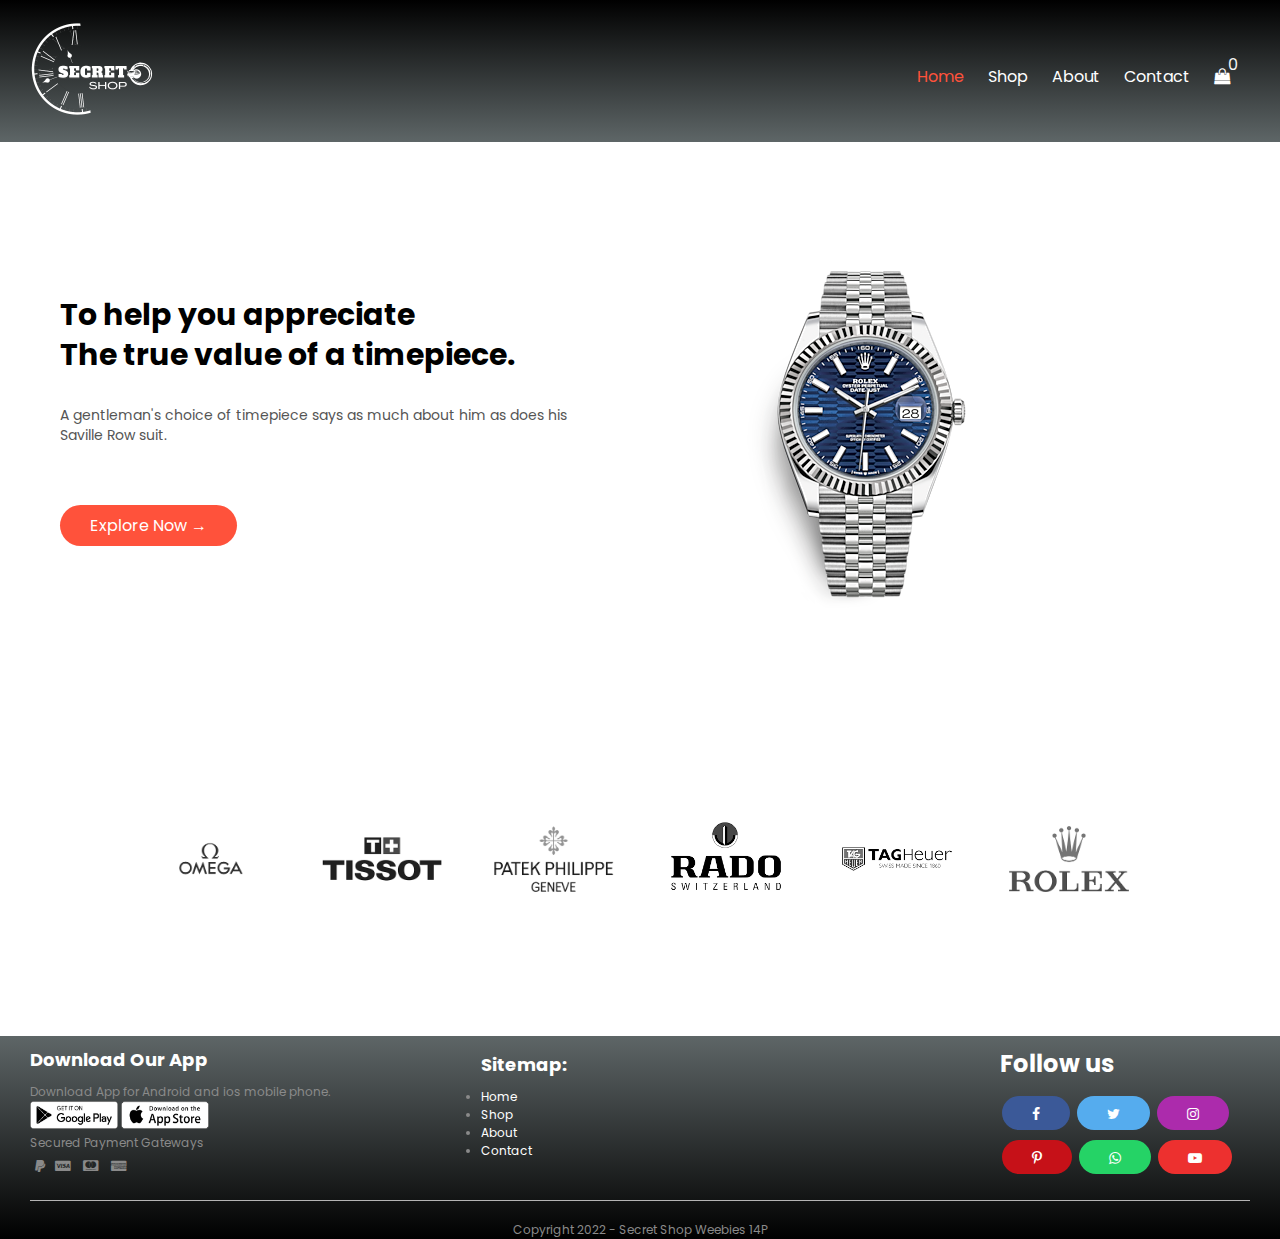
<file: index.html>
<!DOCTYPE html>
<html lang="en">
<head>
    <meta charset="UTF-8">
    <meta name="viewport" content="width=device-width, initial-scale=1.0">
    <meta http-equiv="X-UA-Compatible" content="IE=edge">
    <meta name="viewport" content="width=device-width, initial-scale=1.0">
    <title>Secret Shop | Ecommerce MiniProject</title>
    <!----links---->
    <link rel="icon" type="image/x-icon" href="./IMAGES/logo.png">
    <link rel="stylesheet" href="style.css">
    <link rel="preconnect" href="https://fonts.googleapis.com">
    <link rel="preconnect" href="https://fonts.gstatic.com" crossorigin>
    <link href="https://fonts.googleapis.com/css2?family=Poppins:wght@200;400;500;600;700&display=swap" rel="stylesheet">
    <link rel="stylesheet" href="https://stackpath.bootstrapcdn.com/font-awesome/4.7.0/css/font-awesome.min.css"> 
    <script src="https://code.jquery.com/jquery-1.11.3.min.js"></script>
</head>
<body>
    <div class="header">
    <div class="container">
        <div class="navbar">
            <div class="logo">
                <a href="./index.html"><img src="./IMAGES/logo.png" width="125px"></a>
            </div>
            <nav>
                <ul  id="MenuItems">
                    <li><a class="active" href="index.html">Home</a></li>
                    <li><a href="products.html">Shop</a></li>
                    <li><a href="about.html">About</a></li>
                    <li><a href="contact.html">Contact</a></li>
                    <li>
                        <div class="shopCartAndCount">
                            <a href="cart.html"><i class="fa fa-shopping-bag"></i></a>
                            <p class="cartCount" style="color: whitesmoke"></p>
                        </div>
                    </li>
                </ul>
            </nav>
            <img src="./IMAGES/menu.png" class="menu-icon" onclick="menutoggle()">
            <!--<a href="#" id="close"><i class="fa fa-times"></i></a>!-->
        </div>

    </div>
   </div>
   <div class="row">
    <div class="col-txt">
        <h1>To help you appreciate<BR>The true value of a timepiece.</h1>
        <p>A gentleman's choice of timepiece says as much about him as does his Saville Row suit.</p>
        <a href="products.html" class="btn">Explore Now &#8594;</a>
    </div>
    <div class="col-txt">
        <img src="./IMAGES/rolex watch.png">
    </div>
</div>
<!---------- brands ---------->
    <div class="brands">
        <div class="small-container">
            <div class="row">
                <div class="col-5">
                    <img src="./IMAGES/brands/omega.png" width="60px">
                </div>
                <div class="col-5">
                    <img src="./IMAGES/brands/tissot.png" width="60px">
                </div>
                <div class="col-5">
                    <img src="./IMAGES/brands/Patek_Philippe_SA_logo.svg.png" width="60px">
                </div>
                <div class="col-5">
                    <img src="./IMAGES/brands/rado.png" width="60px">
                </div>
                <div class="col-5">
                    <img src="./IMAGES/brands/TAG Heuer.png"" width="60px">
                </div>
                <div class="col-5">
                    <img src="./IMAGES/brands/rolex.png" width="60px">
                </div>
            </div>
        </div>
    </div>

<!---------- footer------->

    <div class="footer">
        <div class="container">
            <div class="row">
                <div class="footer-col-1">
                    <h2>Download Our App</h2>
                    <p>Download App for Android and ios mobile phone.</p>
                    <div class="app-logo">
                        <a href="https://play.google.com/store/apps"><img src="./IMAGES/play-store.png"></a>
                        <a href="https://www.apple.com/app-store/"><img src="./IMAGES/app-store.png"></a>
                    </div>
                    <p>Secured Payment Gateways</p>
                    <ul>
                        <li><i class="fa fa-paypal"></i>
                        <li><i class="fa fa-cc-visa"></i></li>
                        <li><i class="fa fa-cc-mastercard"></i></li>
                        <li><i class="fa fa-cc-amex"></i></li>
                    </ul>
                </div>
                    <div class="footer-col-2">
                    <h2>Sitemap:</h2>
                    <li><a href="index.html">Home</a></li>
                    <li><a href="products.html">Shop</a></li>
                    <li><a href="about.html">About</a></li>
                    <li><a href="contact.html">Contact</a></li>                    
                </div>   
                <div class="footer-col-3">
                    <h1>Follow us</h1>
                    <div class="socmed">
                        <a class="btn btn-primary btn-lg btn-floating"  style="background-color: #3b5998;"  href="https://www.facebook.com"  role="button"><i class="fa fa-facebook fa-lg"></i></a>
                        <a class="btn btn-primary btn-lg btn-floating"  style="background-color: #55acee;"  href="https://www.twitter.com"  role="button"><i class="fa fa-twitter fa-lg"></i></a>
                        <a class="btn btn-primary btn-lg btn-floating"  style="background-color: #ac2bac;"  href="https://www.instagram.com"  role="button"><i class="fa fa-instagram fa-lg"></i></a>
                        <a class="btn btn-primary btn-lg btn-floating"  style="background-color: #c61118;"  href="https://www.pinterest.com"  role="button"><i class="fa fa-pinterest-p fa-lg"></i></a>
                        <a class="btn btn-primary btn-lg btn-floating"  style="background-color: #25d366;"  href="https://www.whatsapp.com"  role="button"><i class="fa fa-whatsapp fa-lg"></i></a>
                        <a class="btn btn-primary btn-lg btn-floating"  style="background-color: #ed302f;"  href="https://www.youtube.com"  role="button"><i class="fa fa-youtube-play fa-lg"></i></a>
                    </div>    
                </div>
            </div>
            <hr>
            <p class="copyright">Copyright 2022 - Secret Shop Weebies 14P</p>
        </div>
    </div>

<!----javascript---->

<script src="script.js"></script>
<script>
    const cartSumItem = document.querySelector('.cartCount');
    console.log(cartSumItem);
    cart = JSON.parse(localStorage.getItem("shoppingCart"));
        if (cart === null) {
            cart = []
        }
    const displayCountInCart = () => {
    
    total = 0;
    
    for (let i = 0; i < cart.length; i++) {
        total += cart[i].count;

    }
    
    cartSumItem.textContent = total;

    }
    displayCountInCart();
    displayCart();
    </script>

 


</body>
</html>
</file>
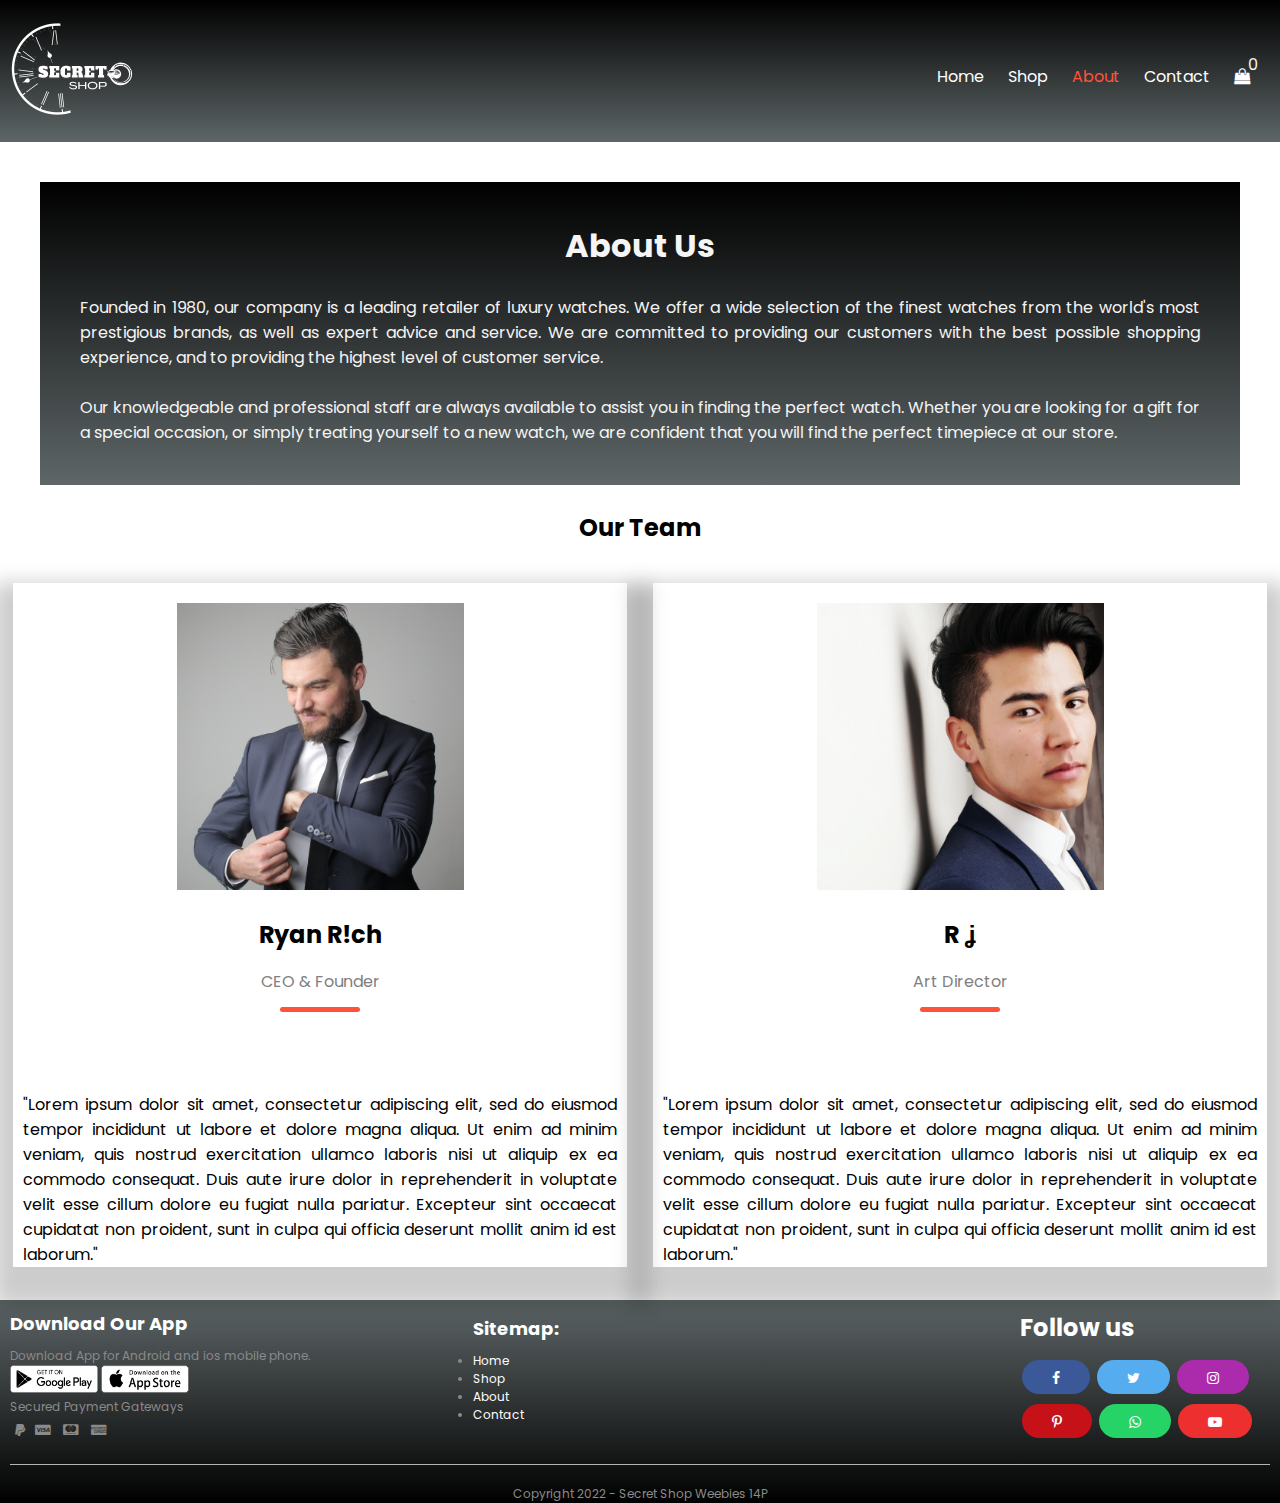
<file: about.html>
<!DOCTYPE html>
<html lang="en">
<head>
    <meta charset="UTF-8">
    <meta name="viewport" content="width=device-width, initial-scale=1.0">
    <meta http-equiv="X-UA-Compatible" content="IE=edge">
    <meta name="viewport" content="width=device-width, initial-scale=1.0">
    <title>About | Secret Shop</title>
    <link rel="icon" href="./IMAGES/logo.png">
    <link rel="stylesheet" href="style.css">
    <link rel="preconnect" href="https://fonts.googleapis.com">
    <link rel="preconnect" href="https://fonts.gstatic.com" crossorigin>
    <link href="https://fonts.googleapis.com/css2?family=Poppins:wght@200;400;500;600;700&display=swap" rel="stylesheet">
    <link rel="stylesheet" href="https://stackpath.bootstrapcdn.com/font-awesome/4.7.0/css/font-awesome.min.css">
    <link rel="stylesheet" href="about.css">
    <script src="https://code.jquery.com/jquery-1.11.3.min.js"></script>
</head>
<body>
    <div class="header">
    <div class="container">
        <div class="navbar">
            <div class="logo">
                <a href="./index.html"><img src="./IMAGES/logo.png" width="125px"></a>
            </div>
            <nav>
                <ul  id="MenuItems">
                    <li><a href="index.html">Home</a></li>
                    <li><a href="products.html">Shop</a></li>
                    <li><a class="active" href="about.html">About</a></li>
                    <li><a href="contact.html">Contact</a></li>
                    <li>
                        <div class="shopCartAndCount">
                            <a href="cart.html"><i class="fa fa-shopping-bag"></i></a>
                            <p class="cartCount" id="count-cart" style="color: whitesmoke"></p>
                        </div>
                    </li>
                </ul>
            </nav>
            <img src="./IMAGES/menu.png" class="menu-icon" onclick="menutoggle()">
        </div>
    </div>
   </div>

<!-------about----->
<div>
    <div class="about-section">
        <h1>About Us</h1>
        <br>
        <p>Founded in 1980, our company is a leading retailer of luxury watches. We offer a wide selection of the finest watches from the world's most prestigious brands, as well as expert advice and service. We are committed to providing our customers with the best possible shopping experience, and to providing the highest level of customer service.</p><br>
        <p>Our knowledgeable and professional staff are always available to assist you in finding the perfect watch. Whether you are looking for a gift for a special occasion, or simply treating yourself to a new watch, we are confident that you will find the perfect timepiece at our store.</p>
    </div>
    <br>
    <h2 style="text-align:center">Our Team</h2>
    <br>
    <div class="staff">
        <div class="row">
            <div class="column">
                <div class="card">
                    <div class="card-img">
                    <img src="./IMAGES/1.png" alt="Ryan" style="width:50%">
                    </div>
                    <div class="container">
                    <h2>Ryan R!ch</h2>
                    <p class="title">CEO & Founder</p>
                    <p>"Lorem ipsum dolor sit amet, consectetur adipiscing elit, sed do eiusmod tempor incididunt ut labore et dolore magna aliqua. Ut enim ad minim veniam, quis nostrud exercitation ullamco laboris nisi ut aliquip ex ea commodo consequat. Duis aute irure dolor in reprehenderit in voluptate velit esse cillum dolore eu fugiat nulla pariatur. Excepteur sint occaecat cupidatat non proident, sunt in culpa qui officia deserunt mollit anim id est laborum."</p>
                    </div>
                </div>
            </div>
        
            <div class="column">
                <div class="card">
                    <div class="card-img">
                    <img src="./IMAGES/2.png" alt="Rj" style="width:50%">
                    </div>
                    <div class="container">
                    <h2>R ʝ</h2>
                    <p class="title">Art Director</p>
                    <p>"Lorem ipsum dolor sit amet, consectetur adipiscing elit, sed do eiusmod tempor incididunt ut labore et dolore magna aliqua. Ut enim ad minim veniam, quis nostrud exercitation ullamco laboris nisi ut aliquip ex ea commodo consequat. Duis aute irure dolor in reprehenderit in voluptate velit esse cillum dolore eu fugiat nulla pariatur. Excepteur sint occaecat cupidatat non proident, sunt in culpa qui officia deserunt mollit anim id est laborum."</p>
                    </div>
                </div>
            </div>
        </div>
    </div>
</div>
<!---------- footer------->

    <div class="footer">
        <div class="container">
            <div class="row">
                <div class="footer-col-1">
                    <h2>Download Our App</h2>
                    <p>Download App for Android and ios mobile phone.</p>
                    <div class="app-logo">
                        <a href="https://play.google.com/store/apps"><img src="./IMAGES/play-store.png"></a>
                        <a href="https://www.apple.com/app-store/"><img src="./IMAGES/app-store.png"></a>
                    </div>
                    <p>Secured Payment Gateways</p>
                    <ul>
                        <li><i class="fa fa-paypal"></i>
                        <li><i class="fa fa-cc-visa"></i></li>
                        <li><i class="fa fa-cc-mastercard"></i></li>
                        <li><i class="fa fa-cc-amex"></i></li>
                    </ul>
                </div>
                    <div class="footer-col-2">
                        <h2>Sitemap:</h2>
                        <li><a href="index.html">Home</a></li>
                        <li><a href="products.html">Shop</a></li>
                        <li><a href="about.html">About</a></li>
                        <li><a href="contact.html">Contact</a></li> 
                   
                </div>   
                <div class="footer-col-3">
                    <h1>Follow us</h1>
                    <div class="socmed">
                        <a class="btn btn-primary btn-lg btn-floating"  style="background-color: #3b5998;"  href="https://www.facebook.com"  role="button"><i class="fa fa-facebook fa-lg"></i></a>
                        <a class="btn btn-primary btn-lg btn-floating"  style="background-color: #55acee;"  href="https://www.twitter.com"  role="button"><i class="fa fa-twitter fa-lg"></i></a>
                        <a class="btn btn-primary btn-lg btn-floating"  style="background-color: #ac2bac;"  href="https://www.instagram.com"  role="button"><i class="fa fa-instagram fa-lg"></i></a>
                        <a class="btn btn-primary btn-lg btn-floating"  style="background-color: #c61118;"  href="https://www.pinterest.com"  role="button"><i class="fa fa-pinterest-p fa-lg"></i></a>
                        <a class="btn btn-primary btn-lg btn-floating"  style="background-color: #25d366;"  href="https://www.whatsapp.com"  role="button"><i class="fa fa-whatsapp fa-lg"></i></a>
                        <a class="btn btn-primary btn-lg btn-floating"  style="background-color: #ed302f;"  href="https://www.youtube.com"  role="button"><i class="fa fa-youtube-play fa-lg"></i></a>
                    </div>  
                </div>
            </div>
            <hr>
            <p class="copyright">Copyright 2022 - Secret Shop Weebies 14P</p>
        </div>
    </div>

<!----js for toggle menu-->

<script src="script.js"></script>

<script src="ShoppingCart.js"></script>
<script>
    $(".add-to-cart").click(function(event){
        event.preventDefault();
        //console.log(event.target.dataset.dataName);
        var name = $(this).attr("data-name");
        var price = Number($(this).attr("data-price"));
        var img = $(this).attr("data-src");
        shoppingCart.addItemToCart(name, price, img, 1);
        // console.log(name, price)
        displayCart();
    });
    $("#clear-cart").click(function(event){
        shoppingCart.clearCart();
        displayCart();
    });
    function displayCart() {
        var cartArray = shoppingCart.listCart();
        // console.log(cartArray);
        var output = "";
        for (var i in cartArray) {
            output += "<tr>"+
                "<td><button class='delete-item' data-name='"
                +cartArray[i].name+"'>remove</button></td>"+
                "<td><img src=\""+cartArray[i].img+"\"></td>"+
                "<td>"+cartArray[i].name+"</td>"+
                "<td>PHP"+cartArray[i].price+"</td>"+
                "<td><button class='plus-item' data-name='"
                +cartArray[i].name+"'>+</button>"
                +cartArray[i].count
                +" <button class='subtract-item' data-name='"
                +cartArray[i].name+"'>-</button></td>"+
                "<td>PHP"+cartArray[i].total+"</td>"+
                "</tr>";
        }
        $("#show-cart").html(output);
        $("#count-cart").html( shoppingCart.countCart() );
        $("#totalsub-cart").html( shoppingCart.totalCart() );
        $("#total-cart").html( shoppingCart.totalCart() );
    }
    $("#show-cart").on("click", ".delete-item", function(event){
        var name = $(this).attr("data-name");
        shoppingCart.removeItemFromCartAll(name);
        displayCart();
    });
    $("#show-cart").on("click", ".subtract-item", function(event){
        var name = $(this).attr("data-name");
        shoppingCart.removeItemFromCart(name);
        displayCart();
    });
    $("#show-cart").on("click", ".plus-item", function(event){
        var name = $(this).attr("data-name");
        shoppingCart.addItemToCart(name, 0, 0, 1);
        displayCart();
    });
    $("#show-cart").on("change", ".item-count", function(event){
        var name = $(this).attr("data-name");
        var count = Number($(this).val());
        shoppingCart.setCountForItem(name, count);
        displayCart();
    });
    displayCart();
</script>

</body>
</html>
</file>
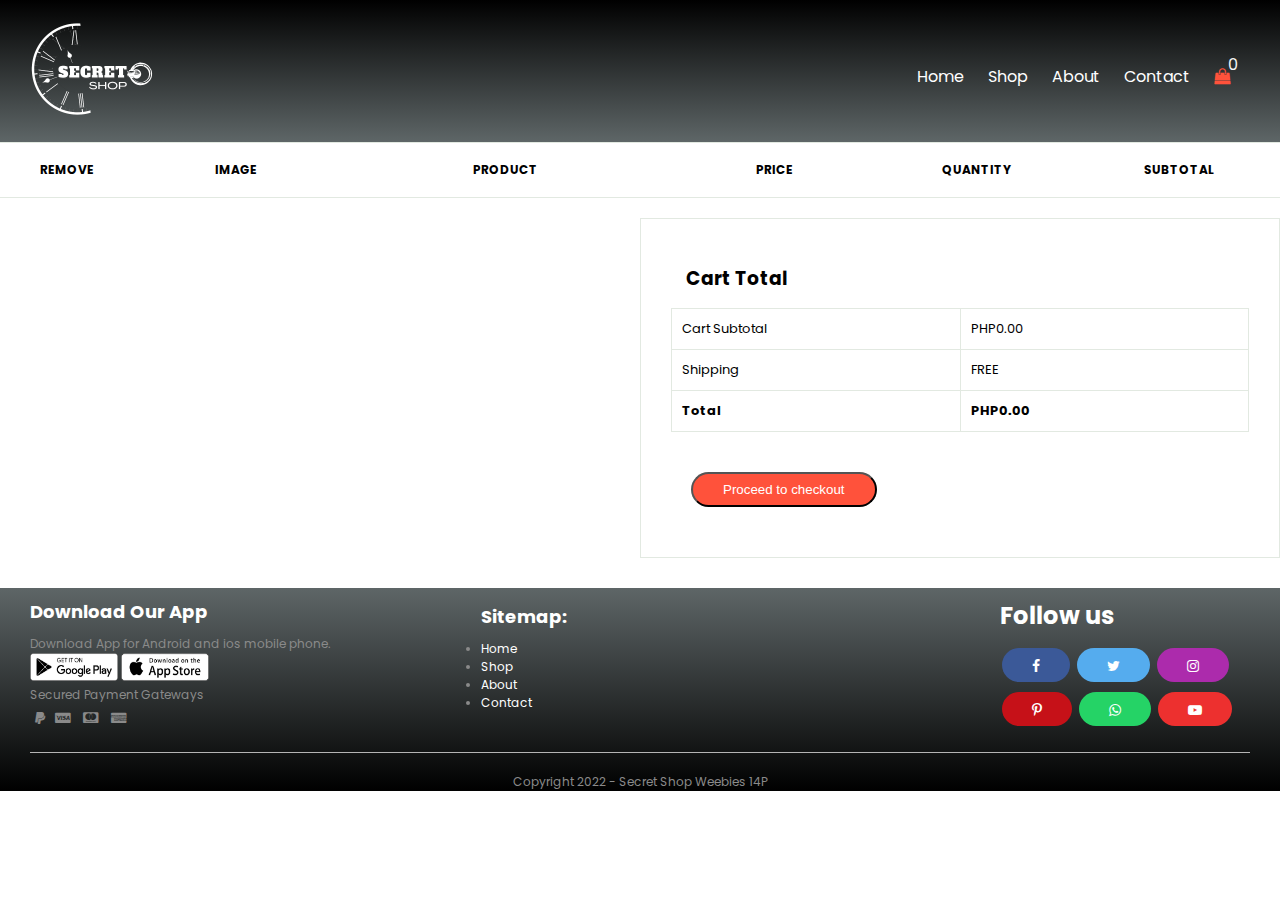
<file: cart.html>
<!DOCTYPE html>
<html lang="en">
<head>
    <meta charset="UTF-8">
    <meta name="viewport" content="width=device-width, initial-scale=1.0">
    <meta http-equiv="X-UA-Compatible" content="IE=edge">
    <meta name="viewport" content="width=device-width, initial-scale=1.0">
    <title>Shopping cart | Secret Shop</title>
    <link rel="icon" href="./IMAGES/logo.png">
    <link rel="stylesheet" href="style.css">
    <link rel="preconnect" href="https://fonts.googleapis.com">
    <link rel="preconnect" href="https://fonts.gstatic.com" crossorigin>
    <link href="https://fonts.googleapis.com/css2?family=Poppins:wght@200;400;500;600;700&display=swap" rel="stylesheet">
    <link rel="stylesheet" href="https://stackpath.bootstrapcdn.com/font-awesome/4.7.0/css/font-awesome.min.css">
    <script src="https://code.jquery.com/jquery-1.11.3.min.js"></script>
</head>
<body>
    <div class="header">
    <div class="container">
        <div class="navbar">
            <div class="logo">
                <a href="./index.html"><img src="./IMAGES/logo.png" width="125px"></a>
            </div>
            <nav>
                <ul  id="MenuItems">
                    <li><a href="index.html">Home</a></li>
                    <li><a href="products.html">Shop</a></li>
                    <li><a href="about.html">About</a></li>
                    <li><a href="contact.html">Contact</a></li>
                    <li>
                        <div class="shopCartAndCount">
                            <a class="active" href="cart.html"><i class="fa fa-shopping-bag"></i></a>
                            <p class="cartCount" id="count-cart"style="color: whitesmoke"></p>
                        </div>
                    </li>
                </ul>
            </nav>
            <img src="./IMAGES/menu.png" class="menu-icon" onclick="menutoggle()">
        </div>
    </div>
   </div>

<!-------cart items details----->


<section id="cart" class="">
    <table width="100%">
        <thead>
            <tr>
                <td>Remove</td>
                <td>Image</td>
                <td>Product</td>
                <td>Price</td>
                <td>Quantity</td>
                <td>Subtotal</td>
            </tr>
        </thead>
        <tbody id="show-cart">
            <!-- <tr>
                <td><i class="fa fa-times"></i><a href=""></a></td>
                <td><img src="./Explorer II - Rolex/explorerII_front.png"></td>
                <td class="data-name">Rolex</td>
                <td class="dta-price">PHP 506,500</td>
                <td><input type="number" value="1"></td>
                <td>PHP 506,500</td>
            </tr> -->
            
        </tbody>
    </table>
</section>

<section id="cart-add">
    <div id="subtotal">
        <h3>Cart Total</h3>
        <table>
            <tr>
                <td>Cart Subtotal</td>
                <td>PHP<span id="totalsub-cart"></span></td>
            </tr>
            <tr>
                <td>Shipping</td>
                <td>FREE</td>
            </tr>
            <tr>
                <td><strong>Total</strong></td>
                <td><strong>PHP<span id="total-cart"></span></strong></td>
            </tr>
        </table>
        <button class="normal">Proceed to checkout</button>
    </div>
</section>

<!---------- footer------->

    <div class="footer">
        <div class="container">
            <div class="row">
                <div class="footer-col-1">
                    <h2>Download Our App</h2>
                    <p>Download App for Android and ios mobile phone.</p>
                    <div class="app-logo">
                        <a href="https://play.google.com/store/apps"><img src="./IMAGES/play-store.png"></a>
                        <a href="https://www.apple.com/app-store/"><img src="./IMAGES/app-store.png"></a>
                    </div>
                    <p>Secured Payment Gateways</p>
                    <ul>
                        <li><i class="fa fa-paypal"></i>
                        <li><i class="fa fa-cc-visa"></i></li>
                        <li><i class="fa fa-cc-mastercard"></i></li>
                        <li><i class="fa fa-cc-amex"></i></li>
                    </ul>
                </div>
                    <div class="footer-col-2">
                        <h2>Sitemap:</h2>
                        <li><a href="index.html">Home</a></li>
                        <li><a href="products.html">Shop</a></li>
                        <li><a href="about.html">About</a></li>
                        <li><a href="contact.html">Contact</a></li> 
                    
                </div>   
                <div class="footer-col-3">
                    <h1>Follow us</h1>
                    <div class="socmed">
                        <a class="btn btn-primary btn-lg btn-floating"  style="background-color: #3b5998;"  href="https://www.facebook.com"  role="button"><i class="fa fa-facebook fa-lg"></i></a>
                        <a class="btn btn-primary btn-lg btn-floating"  style="background-color: #55acee;"  href="https://www.twitter.com"  role="button"><i class="fa fa-twitter fa-lg"></i></a>
                        <a class="btn btn-primary btn-lg btn-floating"  style="background-color: #ac2bac;"  href="https://www.instagram.com"  role="button"><i class="fa fa-instagram fa-lg"></i></a>
                        <a class="btn btn-primary btn-lg btn-floating"  style="background-color: #c61118;"  href="https://www.pinterest.com"  role="button"><i class="fa fa-pinterest-p fa-lg"></i></a>
                        <a class="btn btn-primary btn-lg btn-floating"  style="background-color: #25d366;"  href="https://www.whatsapp.com"  role="button"><i class="fa fa-whatsapp fa-lg"></i></a>
                        <a class="btn btn-primary btn-lg btn-floating"  style="background-color: #ed302f;"  href="https://www.youtube.com"  role="button"><i class="fa fa-youtube-play fa-lg"></i></a>
                    </div>  
                </div>
            </div>
            <hr>
            <p class="copyright">Copyright 2022 - Secret Shop Weebies 14P</p>
        </div>
    </div>

<!----js for toggle menu-->

<script src="script.js"></script>

<script src="ShoppingCart.js"></script>
<script>
    $(".add-to-cart").click(function(event){
        event.preventDefault();
        //console.log(event.target.dataset.dataName);
        var name = $(this).attr("data-name");
        var price = Number($(this).attr("data-price"));
        var img = $(this).attr("data-src");
        shoppingCart.addItemToCart(name, price, img, 1);
        // console.log(name, price)
        displayCart();
    });
    $("#clear-cart").click(function(event){
        shoppingCart.clearCart();
        displayCart();
    });
    function displayCart() {
        var cartArray = shoppingCart.listCart();
        // console.log(cartArray);
        var output = "";
        for (var i in cartArray) {
            output += "<tr>"+
                "<td><button class='delete-item' data-name='"
                +cartArray[i].name+"'>remove</button></td>"+
                "<td><img src=\""+cartArray[i].img+"\"></td>"+
                "<td>"+cartArray[i].name+"</td>"+
                "<td>PHP"+cartArray[i].price+"</td>"+
                "<td><button class='plus-item' data-name='"
                +cartArray[i].name+"'>+</button>"
                +cartArray[i].count
                +" <button class='subtract-item' data-name='"
                +cartArray[i].name+"'>-</button></td>"+
                "<td>PHP"+cartArray[i].total+"</td>"+
                "</tr>";
        }
        $("#show-cart").html(output);
        $("#count-cart").html( shoppingCart.countCart() );
        $("#totalsub-cart").html( shoppingCart.totalCart() );
        $("#total-cart").html( shoppingCart.totalCart() );
    }
    $("#show-cart").on("click", ".delete-item", function(event){
        var name = $(this).attr("data-name");
        shoppingCart.removeItemFromCartAll(name);
        displayCart();
    });
    $("#show-cart").on("click", ".subtract-item", function(event){
        var name = $(this).attr("data-name");
        shoppingCart.removeItemFromCart(name);
        displayCart();
    });
    $("#show-cart").on("click", ".plus-item", function(event){
        var name = $(this).attr("data-name");
        shoppingCart.addItemToCart(name, 0, 0, 1);
        displayCart();
    });
    $("#show-cart").on("change", ".item-count", function(event){
        var name = $(this).attr("data-name");
        var count = Number($(this).val());
        shoppingCart.setCountForItem(name, count);
        displayCart();
    });
    displayCart();
</script>

</body>
</html>
</file>
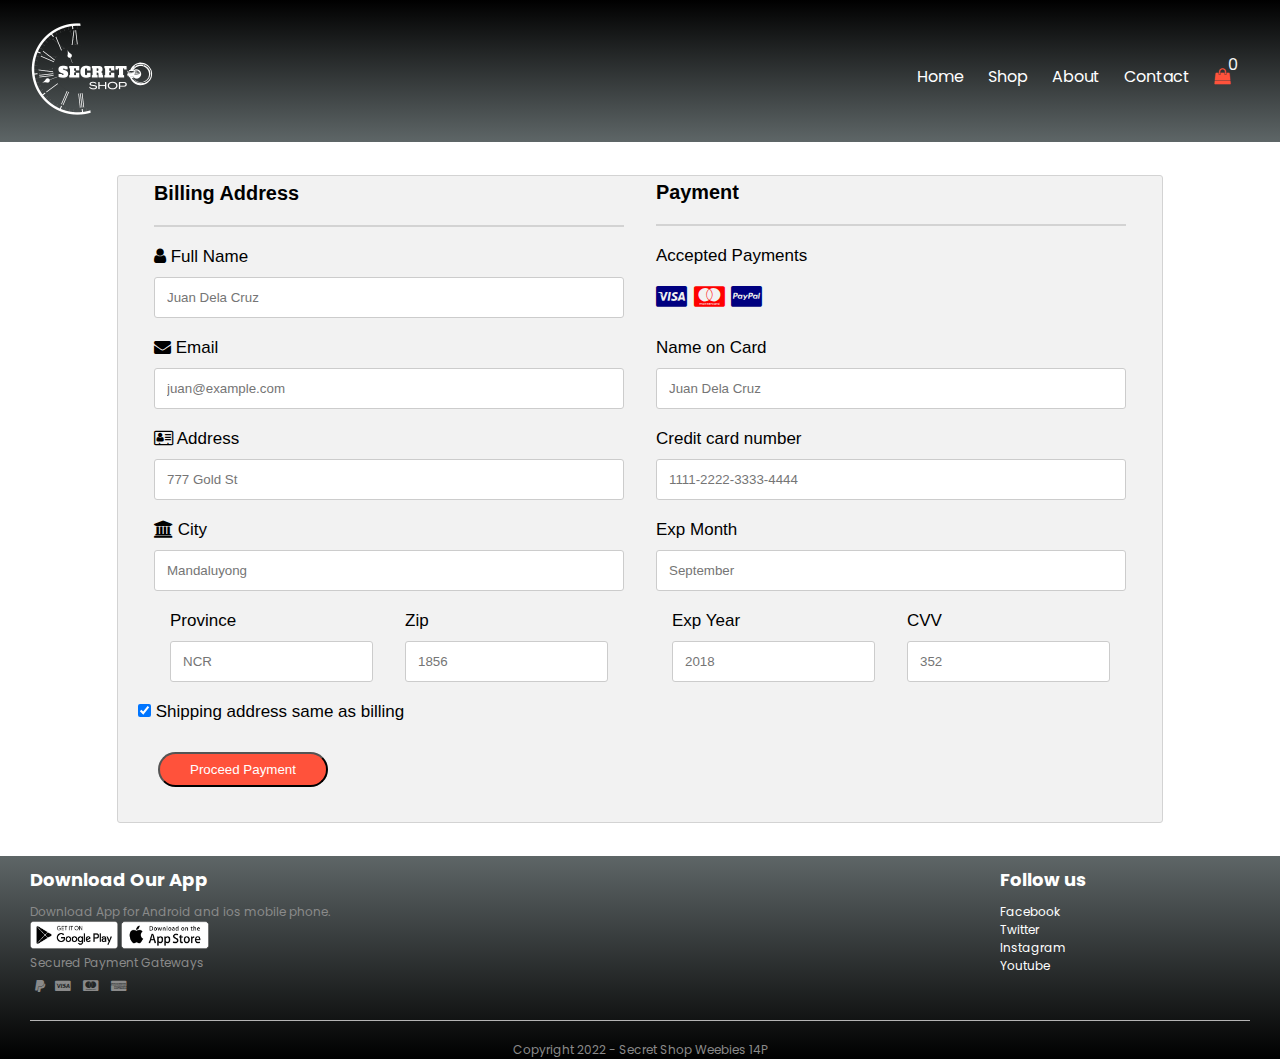
<file: checkout.html>
<!DOCTYPE html>
<html lang="en">
<head>
    <meta charset="UTF-8">
    <meta name="viewport" content="width=device-width, initial-scale=1.0">
    <meta http-equiv="X-UA-Compatible" content="IE=edge">
    <meta name="viewport" content="width=device-width, initial-scale=1.0">
    <title>Check Out | Secret Shop</title>
    <link rel="icon" href="./IMAGES/logo.png">
    <link rel="stylesheet" href="style.css">
    <link rel="preconnect" href="https://fonts.googleapis.com">
    <link rel="preconnect" href="https://fonts.gstatic.com" crossorigin>
    <link href="https://fonts.googleapis.com/css2?family=Poppins:wght@200;400;500;600;700&display=swap" rel="stylesheet">
    <link rel="stylesheet" href="https://stackpath.bootstrapcdn.com/font-awesome/4.7.0/css/font-awesome.min.css">
    <script src="https://code.jquery.com/jquery-1.11.3.min.js"></script>
    <link rel="stylesheet" href="checkout.css">
</head>
<body>
    <div class="header">
    <div class="container">
        <div class="navbar">
            <div class="logo">
                <a href="./index.html"><img src="./IMAGES/logo.png" width="125px"></a>
            </div>
            <nav>
                <ul  id="MenuItems">
                    <li><a href="index.html">Home</a></li>
                    <li><a href="products.html">Shop</a></li>
                    <li><a href="about.html">About</a></li>
                    <li><a href="contact.html">Contact</a></li>
                    <li>
                        <div class="shopCartAndCount">
                            <a class="active" href="cart.html"><i class="fa fa-shopping-bag"></i></a>
                            <p class="cartCount" id="count-cart"style="color: whitesmoke"></p>
                        </div>
                    </li>
                </ul>
            </nav>
            <img src="./IMAGES/menu.png" class="menu-icon" onclick="menutoggle()">
        </div>
    </div>
   </div>
<br>
<div class="row" id="row">
    <div class="col-75" id="#second">
      <div class="container" id="box">
        <form action="/action_page.php">
        
          <div class="row">
            <div class="col-50" id="first">
              <h3>Billing Address</h3>
              <br>
              <hr>
              <br>
              <label for="fname"><i class="fa fa-user"></i> Full Name</label>
              <input type="text" id="fname" name="firstname" placeholder="Juan Dela Cruz" required>
              <label for="email"><i class="fa fa-envelope"></i> Email</label>
              <input type="text" id="email" name="email" placeholder="juan@example.com" required>
              <label for="adr"><i class="fa fa-address-card-o" required></i> Address</label>
              <input type="text" id="adr" name="address" placeholder="777 Gold St" required>
              <label for="city"><i class="fa fa-institution"></i> City</label>
              <input type="text" id="city" name="city" placeholder="Mandaluyong" required>
  
              <div class="row">
                <div class="col-50" id="first">
                  <label for="state">Province</label>
                  <input type="text" id="state" name="state" placeholder="NCR" required>
                </div>
                <div class="col-50" id="first">
                  <label for="zip">Zip</label>
                  <input type="text" id="zip" name="zip" placeholder="1856" required>
                </div>
              </div>
            </div>
  
            <div class="col-50" id="first">
              <h3>Payment</h3>
              <br>
              <hr>
              <br>
              <label for="fname">Accepted Payments</label>
              <div class="icon-container">
                <i class="fa fa-cc-visa" style="color:navy;"></i>
                <i class="fa fa-cc-mastercard" style="color:red;"></i>
                <i class="fa fa-cc-paypal" style="color:navy;"></i>
              </div>
              <label for="cname">Name on Card</label>
              <input type="text" id="cname" name="cardname" placeholder="Juan Dela Cruz" required>
              <label for="ccnum">Credit card number</label>
              <input type="text" id="ccnum" name="cardnumber" placeholder="1111-2222-3333-4444" required>
              <label for="expmonth">Exp Month</label>
              <input type="text" id="expmonth" name="expmonth" placeholder="September" required>
              <div class="row">
                <div class="col-50" id="first">
                  <label for="expyear">Exp Year</label>
                  <input type="text" id="expyear" name="expyear" placeholder="2018" required>
                </div>
                <div class="col-50" id="first">
                  <label for="cvv">CVV</label>
                  <input type="text" id="cvv" name="cvv" placeholder="352" required>
                </div>
              </div>
            </div>
            
          </div>
          <label>
            <input type="checkbox" checked="checked" name="sameadr"> Shipping address same as billing
          </label>
          <input type="submit" value="Proceed Payment" class="btn">
        </form>
      </div>
    </div>
  </div>
  <br>
<!---------- footer------->

<div class="footer">
    <div class="container">
        <div class="row">
            <div class="footer-col-1">
                <h2>Download Our App</h2>
                <p>Download App for Android and ios mobile phone.</p>
                <div class="app-logo">
                    <a href="https://play.google.com/store/apps"><img src="./IMAGES/play-store.png"></a>
                    <a href="https://www.apple.com/app-store/"><img src="./IMAGES/app-store.png"></a>
                </div>
                <p>Secured Payment Gateways</p>
                <ul>
                    <li><i class="fa fa-paypal"></i>
                    <li><i class="fa fa-cc-visa"></i></li>
                    <li><i class="fa fa-cc-mastercard"></i></li>
                    <li><i class="fa fa-cc-amex"></i></li>
                </ul>
            </div>
                <div class="footer-col-2">
                
            </div>   
            <div class="footer-col-3">
                <h2>Follow us</h2>
                <ul>
                    <li><a href="www.facebook.com">Facebook</a></li>
                    <li><a href="www.twitter.com">Twitter</a></li>
                    <li><a href="www.instagram.com">Instagram</a></li>
                    <li><a href="www.youtube.com">Youtube</a></li>
                </ul>
            </div>
        </div>
        <hr>
        <p class="copyright">Copyright 2022 - Secret Shop Weebies 14P</p>
    </div>
</div>
</body>
<script src="script.js"></script>

<script src="ShoppingCart.js"></script>
<script>
    $(".add-to-cart").click(function(event){
        event.preventDefault();
        //console.log(event.target.dataset.dataName);
        var name = $(this).attr("data-name");
        var price = Number($(this).attr("data-price"));
        var img = $(this).attr("data-src");
        shoppingCart.addItemToCart(name, price, img, 1);
        // console.log(name, price)
        displayCart();
    });
    $("#clear-cart").click(function(event){
        shoppingCart.clearCart();
        displayCart();
    });
    function displayCart() {
        var cartArray = shoppingCart.listCart();
        // console.log(cartArray);
        var output = "";
        for (var i in cartArray) {
            output += "<tr>"+
                "<td><button class='delete-item' data-name='"
                +cartArray[i].name+"'>remove</button></td>"+
                "<td><img src=\""+cartArray[i].img+"\"></td>"+
                "<td>"+cartArray[i].name+"</td>"+
                "<td>PHP"+cartArray[i].price+"</td>"+
                "<td><button class='plus-item' data-name='"
                +cartArray[i].name+"'>+</button>"
                +cartArray[i].count
                +" <button class='subtract-item' data-name='"
                +cartArray[i].name+"'>-</button></td>"+
                "<td>PHP"+cartArray[i].total+"</td>"+
                "</tr>";
        }
        $("#show-cart").html(output);
        $("#count-cart").html( shoppingCart.countCart() );
        $("#totalsub-cart").html( shoppingCart.totalCart() );
        $("#total-cart").html( shoppingCart.totalCart() );
    }
    $("#show-cart").on("click", ".delete-item", function(event){
        var name = $(this).attr("data-name");
        shoppingCart.removeItemFromCartAll(name);
        displayCart();
    });
    $("#show-cart").on("click", ".subtract-item", function(event){
        var name = $(this).attr("data-name");
        shoppingCart.removeItemFromCart(name);
        displayCart();
    });
    $("#show-cart").on("click", ".plus-item", function(event){
        var name = $(this).attr("data-name");
        shoppingCart.addItemToCart(name, 0, 0, 1);
        displayCart();
    });
    $("#show-cart").on("change", ".item-count", function(event){
        var name = $(this).attr("data-name");
        var count = Number($(this).val());
        shoppingCart.setCountForItem(name, count);
        displayCart();
    });
    displayCart();
</script>
</html>
</file>
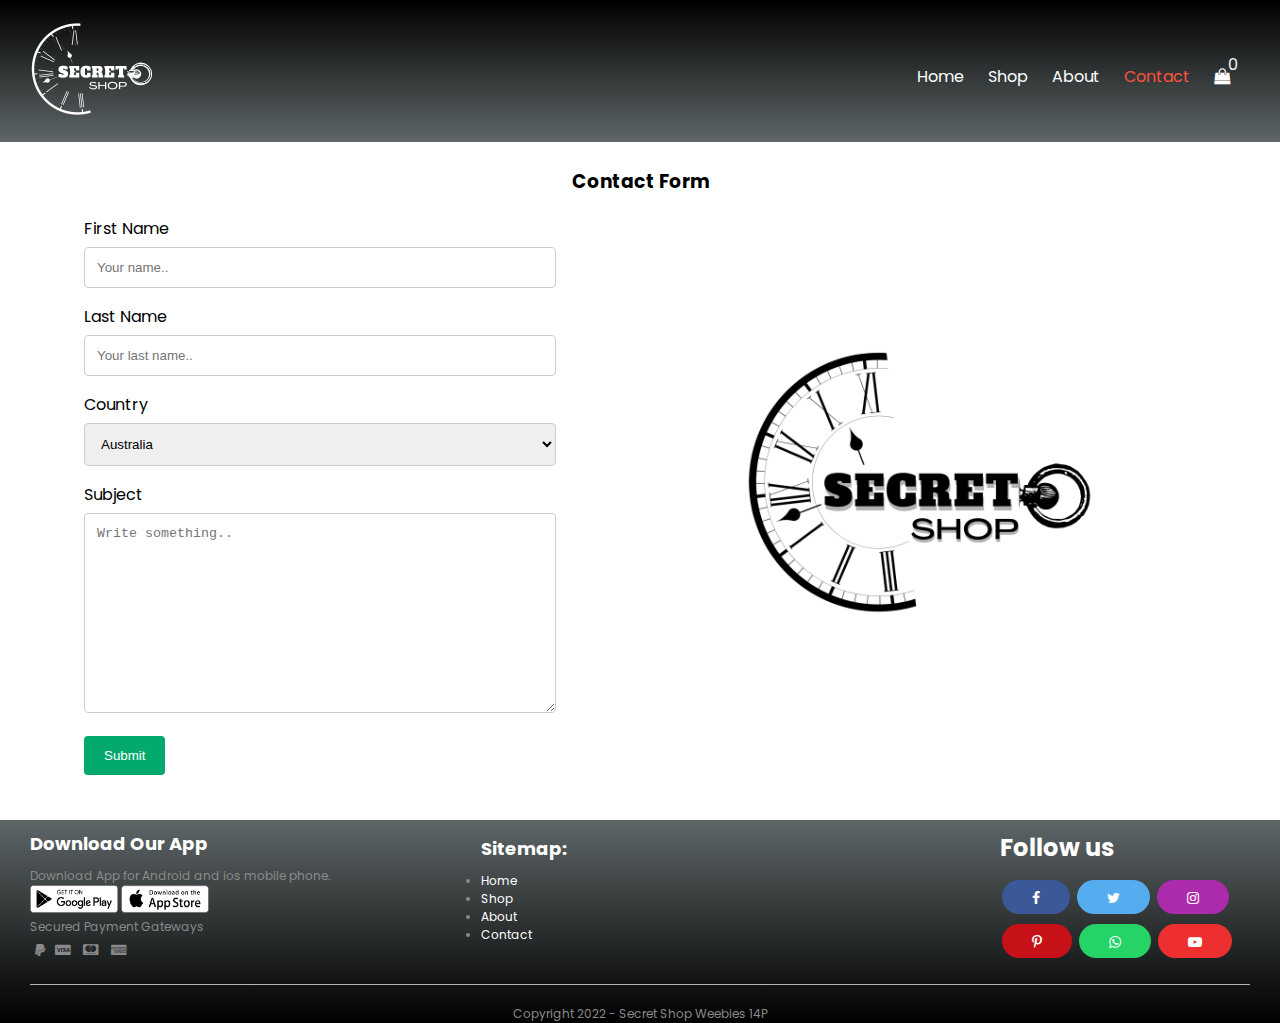
<file: contact.html>
<!DOCTYPE html>
<html lang="en">
<head>
    <meta charset="UTF-8">
    <meta name="viewport" content="width=device-width, initial-scale=1.0">
    <meta http-equiv="X-UA-Compatible" content="IE=edge">
    <meta name="viewport" content="width=device-width, initial-scale=1.0">
    <title>Contact | Secret Shop</title>
    <link rel="icon" href="./IMAGES/logo.png">
    <link rel="stylesheet" href="style.css">
    <link rel="preconnect" href="https://fonts.googleapis.com">
    <link rel="preconnect" href="https://fonts.gstatic.com" crossorigin>
    <link href="https://fonts.googleapis.com/css2?family=Poppins:wght@200;400;500;600;700&display=swap" rel="stylesheet">
    <link rel="stylesheet" href="https://stackpath.bootstrapcdn.com/font-awesome/4.7.0/css/font-awesome.min.css">
    <link rel="stylesheet" href="contact.css">
    <script src="https://code.jquery.com/jquery-1.11.3.min.js"></script>

</head>
<body>
    <div class="header">
    <div class="container">
        <div class="navbar">
            <div class="logo">
                <a href="./index.html"><img src="./IMAGES/logo.png" width="125px"></a>
            </div>
            <nav>
                <ul  id="MenuItems">
                    <li><a href="index.html">Home</a></li>
                    <li><a href="products.html">Shop</a></li>
                    <li><a href="about.html">About</a></li>
                    <li><a class="active" href="contact.html">Contact</a></li>
                    <li>
                        <div class="shopCartAndCount">
                            <a href="cart.html"><i class="fa fa-shopping-bag"></i></a>
                            <p class="cartCount" id="count-cart" style="color: whitesmoke"></p>
                        </div>
                    </li>
                </ul>
            </nav>
            <img src="./IMAGES/menu.png" class="menu-icon" onclick="menutoggle()">
        </div>
    </div>
   </div>
<br>
<!-------contact form----->

<h3>Contact Form</h3>

<div class="row">
    <!--<div class="container">-->
        <div class="column-page1">
            <form action="/action_page.php">
            <label for="fname">First Name</label>
            <input type="text" id="fname" name="firstname" placeholder="Your name..">
            <label for="lname">Last Name</label>
            <input type="text" id="lname" name="lastname" placeholder="Your last name..">
            <label for="country">Country</label>
            <select id="country" name="country">
                <option value="australia">Australia</option>
                <option value="canada">Canada</option>
                <option value="jap">Japan</option>
                <option value="ph">Philippines</option>
                <option value="usa">United States of America</option>
            </select>

            <label for="subject">Subject</label>
            <textarea id="subject" name="subject" placeholder="Write something.." style="height:200px"></textarea>

            <input type="submit" value="Submit">
            </form>
        </div>
    
        <div class="column-page1">
            <img src="./IMAGES/logo-orig.png">
                        
        </div>
</div>

    
<br>
<!---------- footer------->

    <div class="footer">
        <div class="container">
            <div class="row">
                <div class="footer-col-1">
                    <h2>Download Our App</h2>
                    <p>Download App for Android and ios mobile phone.</p>
                    <div class="app-logo">
                        <a href="https://play.google.com/store/apps"><img src="./IMAGES/play-store.png"></a>
                        <a href="https://www.apple.com/app-store/"><img src="./IMAGES/app-store.png"></a>
                    </div>
                    <p>Secured Payment Gateways</p>
                    <ul>
                        <li><i class="fa fa-paypal"></i>
                        <li><i class="fa fa-cc-visa"></i></li>
                        <li><i class="fa fa-cc-mastercard"></i></li>
                        <li><i class="fa fa-cc-amex"></i></li>
                    </ul>
                </div>
                    <div class="footer-col-2">
                        <h2>Sitemap:</h2>
                        <li><a href="index.html">Home</a></li>
                        <li><a href="products.html">Shop</a></li>
                        <li><a href="about.html">About</a></li>
                        <li><a href="contact.html">Contact</a></li> 
                    
                </div>   
                <div class="footer-col-3">
                    <h1>Follow us</h1>
                    <div class="socmed">
                        <a class="btn btn-primary btn-lg btn-floating"  style="background-color: #3b5998;"  href="https://www.facebook.com"  role="button"><i class="fa fa-facebook fa-lg"></i></a>
                        <a class="btn btn-primary btn-lg btn-floating"  style="background-color: #55acee;"  href="https://www.twitter.com"  role="button"><i class="fa fa-twitter fa-lg"></i></a>
                        <a class="btn btn-primary btn-lg btn-floating"  style="background-color: #ac2bac;"  href="https://www.instagram.com"  role="button"><i class="fa fa-instagram fa-lg"></i></a>
                        <a class="btn btn-primary btn-lg btn-floating"  style="background-color: #c61118;"  href="https://www.pinterest.com"  role="button"><i class="fa fa-pinterest-p fa-lg"></i></a>
                        <a class="btn btn-primary btn-lg btn-floating"  style="background-color: #25d366;"  href="https://www.whatsapp.com"  role="button"><i class="fa fa-whatsapp fa-lg"></i></a>
                        <a class="btn btn-primary btn-lg btn-floating"  style="background-color: #ed302f;"  href="https://www.youtube.com"  role="button"><i class="fa fa-youtube-play fa-lg"></i></a>
                    </div>  
                </div>
            </div>
            <hr>
            <p class="copyright">Copyright 2022 - Secret Shop Weebies 14P</p>
        </div>
    </div>

<!----js for toggle menu-->

<script src="script.js"></script>

<script src="ShoppingCart.js"></script>
<script>
    $(".add-to-cart").click(function(event){
        event.preventDefault();
        //console.log(event.target.dataset.dataName);
        var name = $(this).attr("data-name");
        var price = Number($(this).attr("data-price"));
        var img = $(this).attr("data-src");
        shoppingCart.addItemToCart(name, price, img, 1);
        // console.log(name, price)
        displayCart();
    });
    $("#clear-cart").click(function(event){
        shoppingCart.clearCart();
        displayCart();
    });
    function displayCart() {
        var cartArray = shoppingCart.listCart();
        // console.log(cartArray);
        var output = "";
        for (var i in cartArray) {
            output += "<tr>"+
                "<td><button class='delete-item' data-name='"
                +cartArray[i].name+"'>remove</button></td>"+
                "<td><img src=\""+cartArray[i].img+"\"></td>"+
                "<td>"+cartArray[i].name+"</td>"+
                "<td>PHP"+cartArray[i].price+"</td>"+
                "<td><button class='plus-item' data-name='"
                +cartArray[i].name+"'>+</button>"
                +cartArray[i].count
                +" <button class='subtract-item' data-name='"
                +cartArray[i].name+"'>-</button></td>"+
                "<td>PHP"+cartArray[i].total+"</td>"+
                "</tr>";
        }
        $("#show-cart").html(output);
        $("#count-cart").html( shoppingCart.countCart() );
        $("#totalsub-cart").html( shoppingCart.totalCart() );
        $("#total-cart").html( shoppingCart.totalCart() );
    }
    console.log(shoppingCart.countCart());
    $("#show-cart").on("click", ".delete-item", function(event){
        var name = $(this).attr("data-name");
        shoppingCart.removeItemFromCartAll(name);
        displayCart();
    });
    $("#show-cart").on("click", ".subtract-item", function(event){
        var name = $(this).attr("data-name");
        shoppingCart.removeItemFromCart(name);
        displayCart();
    });
    $("#show-cart").on("click", ".plus-item", function(event){
        var name = $(this).attr("data-name");
        shoppingCart.addItemToCart(name, 0, 0, 1);
        displayCart();
    });
    $("#show-cart").on("change", ".item-count", function(event){
        var name = $(this).attr("data-name");
        var count = Number($(this).val());
        shoppingCart.setCountForItem(name, count);
        displayCart();
    });
    displayCart();
</script>

</body>
</html>
</file>
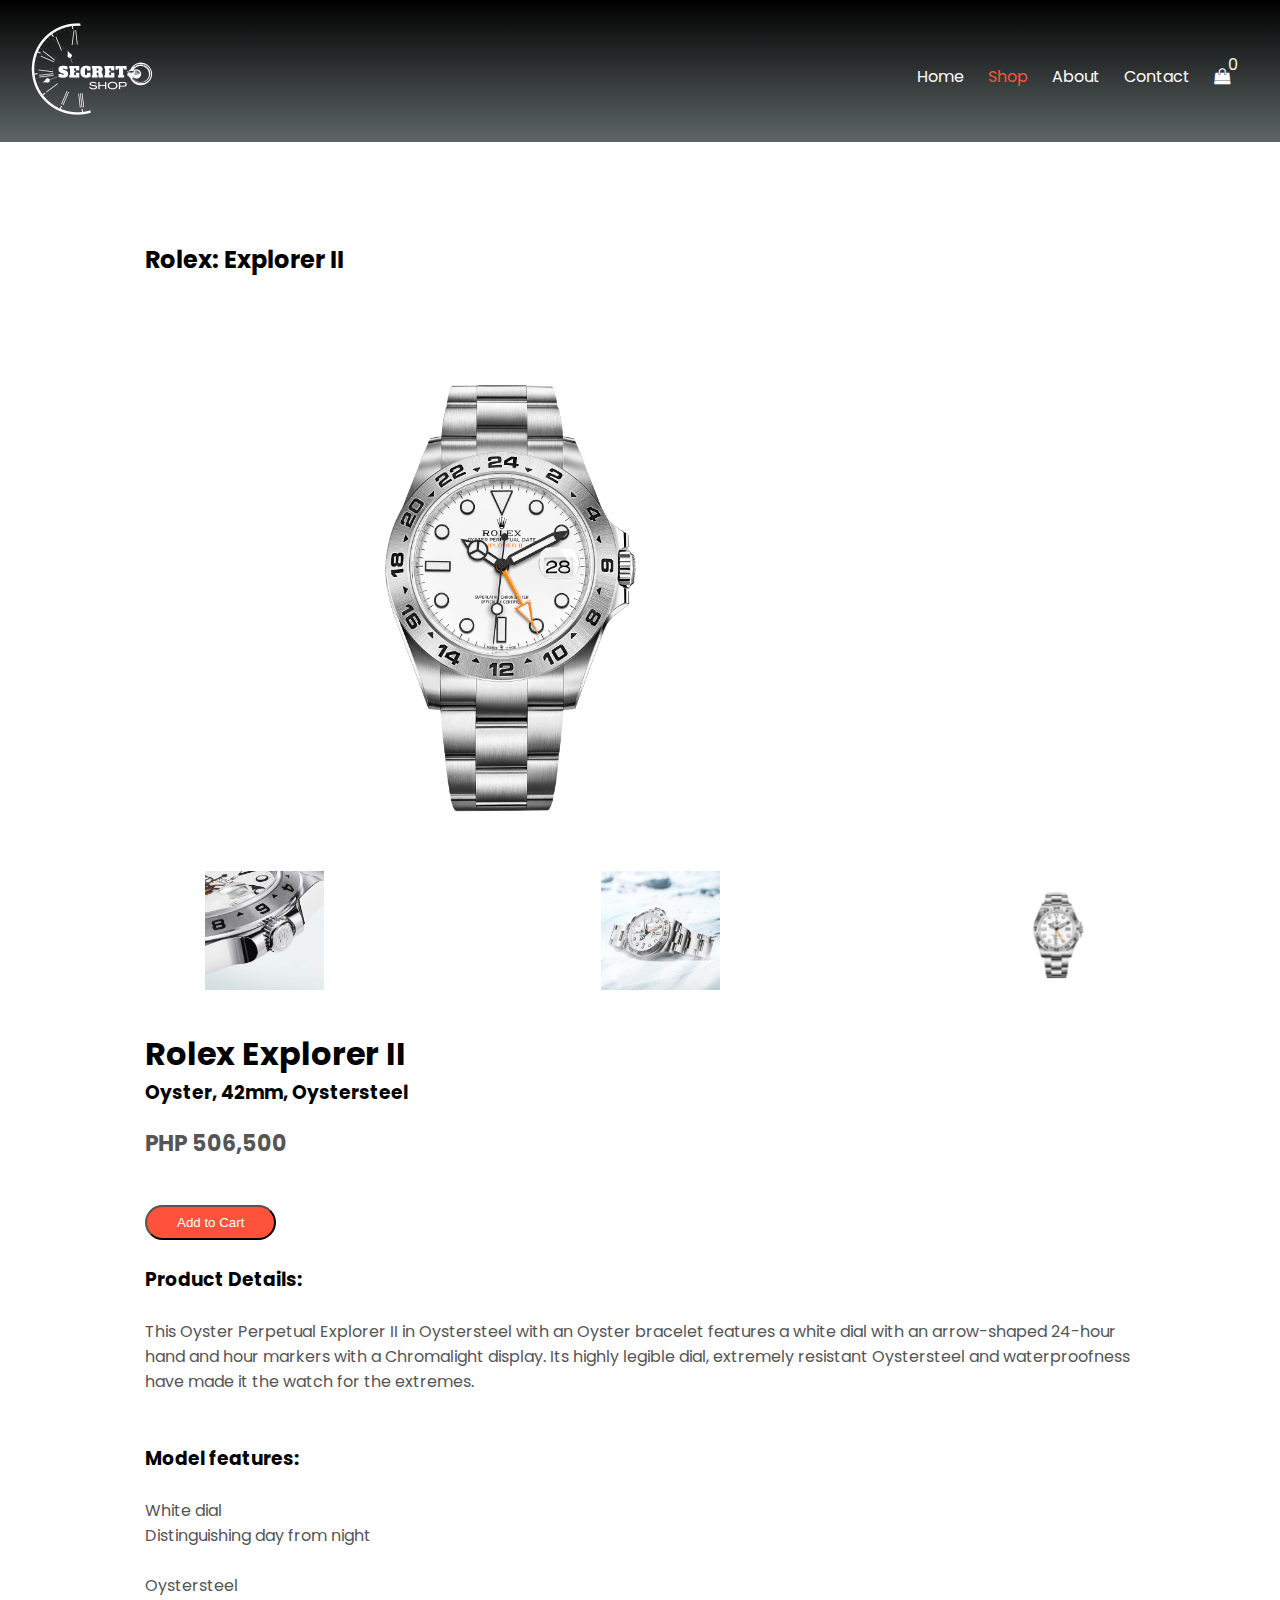
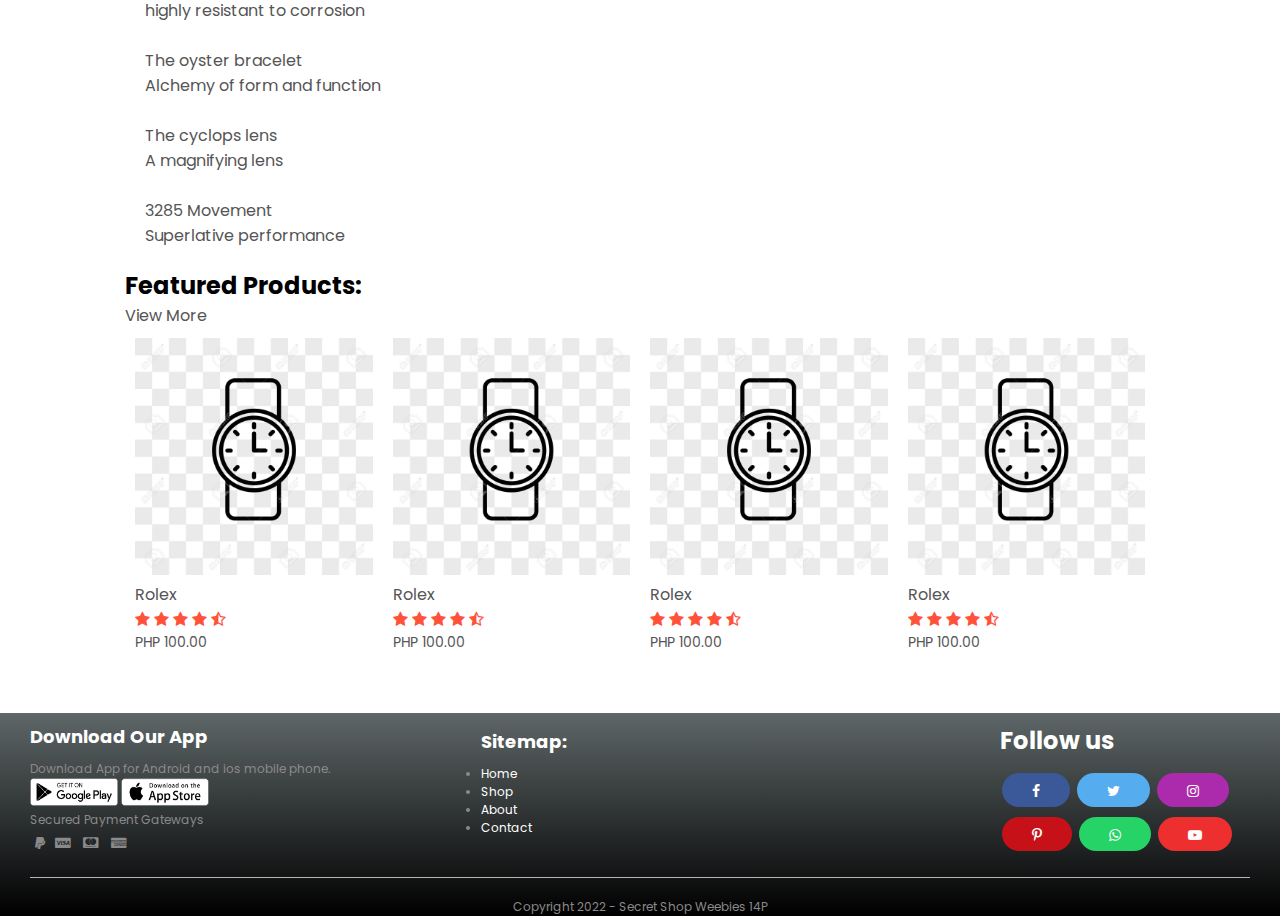
<file: pdetails.html>
<!DOCTYPE html>
<html lang="en">
<head>
    <meta charset="UTF-8">
    <meta name="viewport" content="width=device-width, initial-scale=1.0">
    <meta http-equiv="X-UA-Compatible" content="IE=edge">
    <meta name="viewport" content="width=device-width, initial-scale=1.0">
    <title>Product details | Secret Shop</title>
    <link rel="icon" href="./IMAGES/logo.png">
    <link rel="stylesheet" href="style.css">
    <link rel="preconnect" href="https://fonts.googleapis.com">
    <link rel="preconnect" href="https://fonts.gstatic.com" crossorigin>
    <link href="https://fonts.googleapis.com/css2?family=Poppins:wght@200;400;500;600;700&display=swap" rel="stylesheet">
    <link rel="stylesheet" href="https://stackpath.bootstrapcdn.com/font-awesome/4.7.0/css/font-awesome.min.css">
    <script src="https://code.jquery.com/jquery-1.11.3.min.js"></script>
</head>
<body>
    <div class="header">
    <div class="container">
        <div class="navbar">
            <div class="logo">
                <a href="./index.html"><img src="./IMAGES/logo.png" width="125px"></a>
            </div>
            <nav>
                <ul  id="MenuItems">
                    <li><a href="index.html">Home</a></li>
                    <li><a class="active" href="products.html">Shop</a></li>
                    <li><a href="about.html">About</a></li>
                    <li><a href="contact.html">Contact</a></li>
                    <li>
                        <div class="shopCartAndCount">
                            <a href="cart.html"><i class="fa fa-shopping-bag"></i></a>
                            <p class="cartCount" id="count-cart"style="color: whitesmoke"></p>
                        </div>
                    </li>
                </ul>
            </nav>
            <img src="./IMAGES/menu.png" class="menu-icon" onclick="menutoggle()">
        </div>
    </div>
   </div>

<!---products details---->

<div class="small-container single-prod">
    <div class="row">
        <div class="col-2">
            <h2>Rolex: Explorer II</h2>
            <img src="./Explorer II - Rolex/explorerII_front.png" width="40%" id="ProductImg">

            <div class="small-img-row">
                <div class="small-img-col">
                    <img src="./Explorer II - Rolex/explorerII_mechabtn.jpg" class="small-img">
                </div>
                <div class="small-img-col">
                    <img src="./Explorer II - Rolex/explorerII_anglev2.jpg" class="small-img">
                </div>
                <div class="small-img-col">
                    <img src="./Explorer II - Rolex/explorerII_front.png" class="small-img">
                </div>
            </div>
        </div>
       
       
        <div class="col-2">
            <h1>Rolex Explorer II</h1>
            <h3>Oyster, 42mm, Oystersteel</h3>
            <h4>PHP 506,500</h4><br>
            <button class="buy-btn add-to-cart" data-src="./IMAGES/rolexexplore.png" data-name="Rolex - Explorer II Oyster" data-price=506500>Add to Cart</button><br><br>
            <h3>Product Details:</h3><br>
            <p>This Oyster Perpetual Explorer II in Oystersteel with an Oyster bracelet features a white dial with an arrow-shaped 24-hour hand and hour markers with a Chromalight display.
                Its highly legible dial, extremely resistant Oystersteel and waterproofness have made it the watch for the extremes.</p><br><br>
            <h3>Model features:</h3><br>
                <p>White dial</p>
                <p>Distinguishing day from night</p>
                <br>
                <p>Oystersteel</p>
                <p>highly resistant to corrosion</p>
                <br>
                <p>The oyster bracelet</p>
                <p>Alchemy of form and function</p>
                <br>
                <p>The cyclops lens</p>
                <p>A magnifying lens</p>
                <br>
                <p>3285 Movement</p>
                <p>Superlative performance</p>
        </div>
    </div>   
</div>
<!----featured products---> 
<div class="small-container">
    <h2>Featured Products:</h2>
    <a href="products.html"><p>View More</p></a>
    <div class="row">
        <div class="col-4">
            <img src="./IMAGES/logowatch.jpg">
            <h4>Rolex</h4>
            <div class="rating">
                <i class="fa fa-star"></i>
                    <i class="fa fa-star"></i>
                    <i class="fa fa-star"></i>
                    <i class="fa fa-star"></i>
                    <i class="fa fa-star-half-o"></i>
            </div>
            <p>PHP 100.00</p>
        </div>
        <div class="col-4">
            <img src="./IMAGES/logowatch.jpg">
            <h4>Rolex</h4>
            <div class="rating">
                <i class="fa fa-star"></i>
                    <i class="fa fa-star"></i>
                    <i class="fa fa-star"></i>
                    <i class="fa fa-star"></i>
                    <i class="fa fa-star-half-o"></i>
            </div>
            <p>PHP 100.00</p>
        </div>
        <div class="col-4">
            <img src="./IMAGES/logowatch.jpg">
            <h4>Rolex</h4>
            <div class="rating">
                <i class="fa fa-star"></i>
                    <i class="fa fa-star"></i>
                    <i class="fa fa-star"></i>
                    <i class="fa fa-star"></i>
                    <i class="fa fa-star-half-o"></i>
            </div>
            <p>PHP 100.00</p>
        </div>
        <div class="col-4">
            <img src="./IMAGES/logowatch.jpg">
            <h4>Rolex</h4>
            <div class="rating">
                <i class="fa fa-star"></i>
                    <i class="fa fa-star"></i>
                    <i class="fa fa-star"></i>
                    <i class="fa fa-star"></i>
                    <i class="fa fa-star-half-o"></i>
            </div>
            <p>PHP 100.00</p>
        </div>
    </div>
</div>


<!---------- footer------->

    <div class="footer">
        <div class="container">
            <div class="row">
                <div class="footer-col-1">
                    <h2>Download Our App</h2>
                    <p>Download App for Android and ios mobile phone.</p>
                    <div class="app-logo">
                        <a href="https://play.google.com/store/apps"><img src="./IMAGES/play-store.png"></a>
                        <a href="https://www.apple.com/app-store/"><img src="./IMAGES/app-store.png"></a>
                    </div>
                    <p>Secured Payment Gateways</p>
                    <ul>
                        <li><i class="fa fa-paypal"></i>
                        <li><i class="fa fa-cc-visa"></i></li>
                        <li><i class="fa fa-cc-mastercard"></i></li>
                        <li><i class="fa fa-cc-amex"></i></li>
                    </ul>
                </div>
                    <div class="footer-col-2">
                        <h2>Sitemap:</h2>
                        <li><a href="index.html">Home</a></li>
                        <li><a href="products.html">Shop</a></li>
                        <li><a href="about.html">About</a></li>
                        <li><a href="contact.html">Contact</a></li> 
                </div>   
                <div class="footer-col-3">
                    <h1>Follow us</h1>
                    <div class="socmed">
                        <a class="btn btn-primary btn-lg btn-floating"  style="background-color: #3b5998;"  href="https://www.facebook.com"  role="button"><i class="fa fa-facebook fa-lg"></i></a>
                        <a class="btn btn-primary btn-lg btn-floating"  style="background-color: #55acee;"  href="https://www.twitter.com"  role="button"><i class="fa fa-twitter fa-lg"></i></a>
                        <a class="btn btn-primary btn-lg btn-floating"  style="background-color: #ac2bac;"  href="https://www.instagram.com"  role="button"><i class="fa fa-instagram fa-lg"></i></a>
                        <a class="btn btn-primary btn-lg btn-floating"  style="background-color: #c61118;"  href="https://www.pinterest.com"  role="button"><i class="fa fa-pinterest-p fa-lg"></i></a>
                        <a class="btn btn-primary btn-lg btn-floating"  style="background-color: #25d366;"  href="https://www.whatsapp.com"  role="button"><i class="fa fa-whatsapp fa-lg"></i></a>
                        <a class="btn btn-primary btn-lg btn-floating"  style="background-color: #ed302f;"  href="https://www.youtube.com"  role="button"><i class="fa fa-youtube-play fa-lg"></i></a>
                    </div> 
                </div>
            </div>
            <hr>
            <p class="copyright">Copyright 2022 - Secret Shop Weebies 14P</p>
        </div>
    </div>

<!----js for toggle menu-->

<script src="script.js"></script>

<script src="ShoppingCart.js"></script>
<script>
    $(".add-to-cart").click(function(event){
        event.preventDefault();
        //console.log(event.target.dataset.dataName);
        var name = $(this).attr("data-name");
        var price = Number($(this).attr("data-price"));
        var img = $(this).attr("data-src");
        shoppingCart.addItemToCart(name, price, img, 1);
        // console.log(name, price)
        displayCart();
    });
    $("#clear-cart").click(function(event){
        shoppingCart.clearCart();
        displayCart();
    });
    function displayCart() {
        var cartArray = shoppingCart.listCart();
        // console.log(cartArray);
        var output = "";
        for (var i in cartArray) {
            output += "<tr>"+
                "<td><button class='delete-item' data-name='"
                +cartArray[i].name+"'>remove</button></td>"+
                "<td><img src=\""+cartArray[i].img+"\"></td>"+
                "<td>"+cartArray[i].name+"</td>"+
                "<td>PHP"+cartArray[i].price+"</td>"+
                "<td><button class='plus-item' data-name='"
                +cartArray[i].name+"'>+</button>"
                +cartArray[i].count
                +" <button class='subtract-item' data-name='"
                +cartArray[i].name+"'>-</button></td>"+
                "<td>PHP"+cartArray[i].total+"</td>"+
                "</tr>";
        }
        $("#show-cart").html(output);
        $("#count-cart").html( shoppingCart.countCart() );
        $("#totalsub-cart").html( shoppingCart.totalCart() );
        $("#total-cart").html( shoppingCart.totalCart() );
    }
    $("#show-cart").on("click", ".delete-item", function(event){
        var name = $(this).attr("data-name");
        shoppingCart.removeItemFromCartAll(name);
        displayCart();
    });
    $("#show-cart").on("click", ".subtract-item", function(event){
        var name = $(this).attr("data-name");
        shoppingCart.removeItemFromCart(name);
        displayCart();
    });
    $("#show-cart").on("click", ".plus-item", function(event){
        var name = $(this).attr("data-name");
        shoppingCart.addItemToCart(name, 0, 0, 1);
        displayCart();
    });
    $("#show-cart").on("change", ".item-count", function(event){
        var name = $(this).attr("data-name");
        var count = Number($(this).val());
        shoppingCart.setCountForItem(name, count);
        displayCart();
    });
    displayCart();
</script>

</body>
</html>
</file>
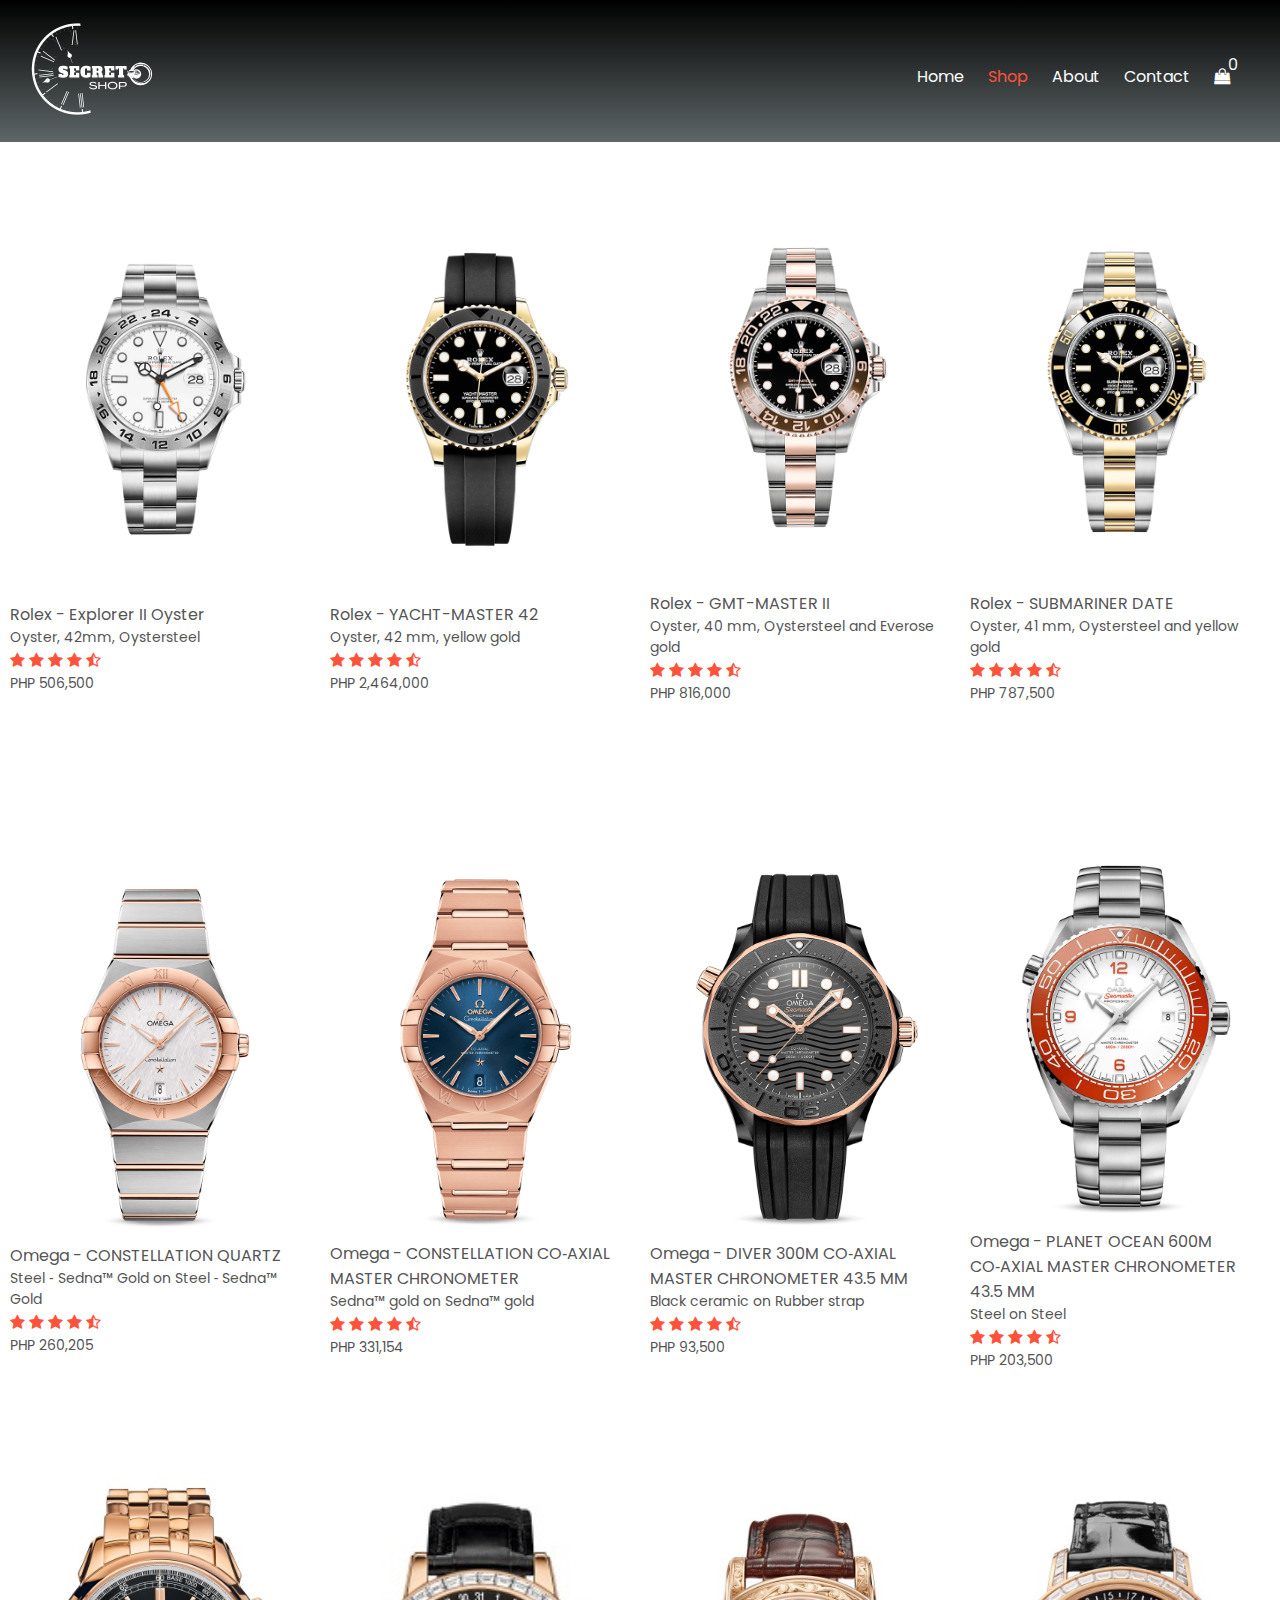
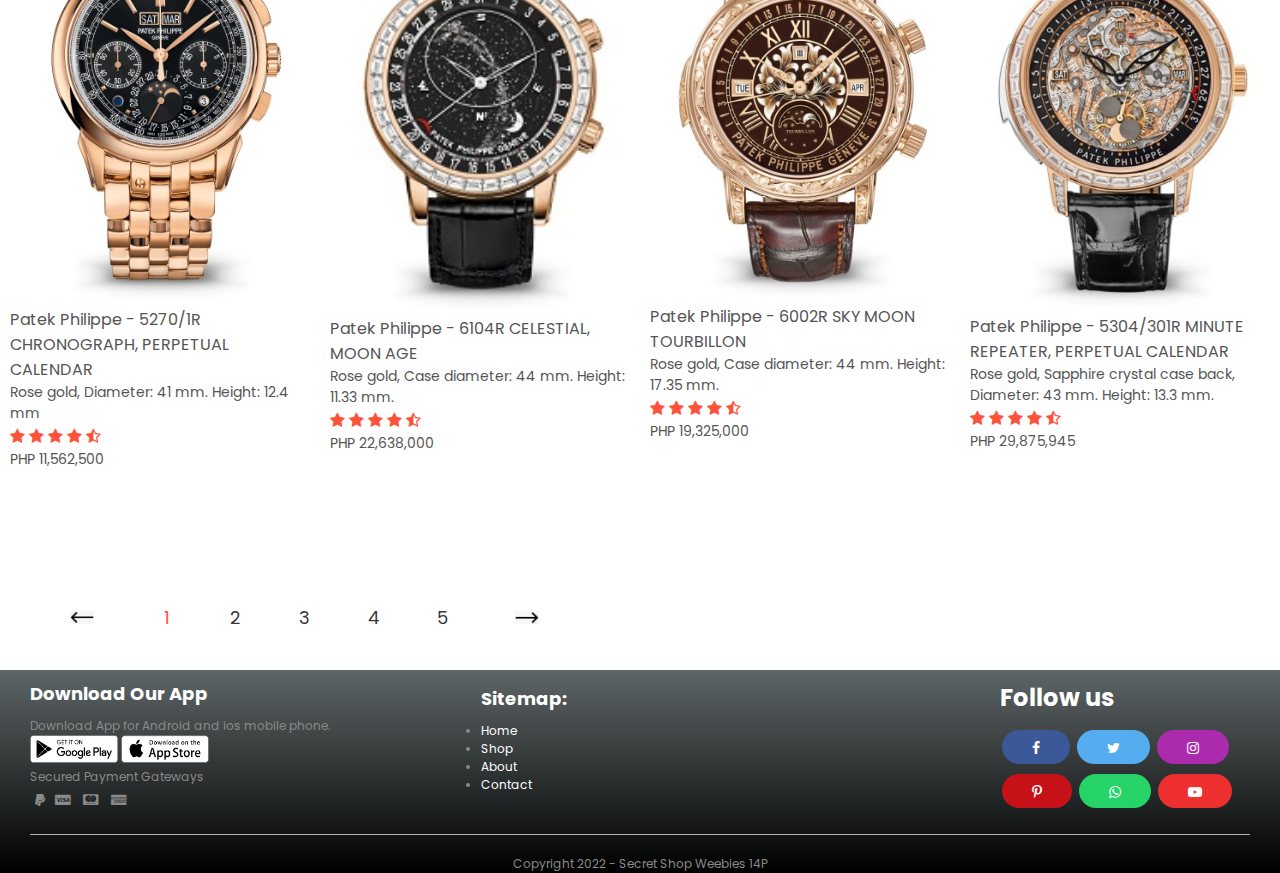
<file: products.html>
<!DOCTYPE html>
<html lang="en">
<head>
    <meta charset="UTF-8">
    <meta name="viewport" content="width=device-width, initial-scale=1.0">
    <meta http-equiv="X-UA-Compatible" content="IE=edge">
    <meta name="viewport" content="width=device-width, initial-scale=1.0">
    <title>All Products | Secret Shop</title>
    <link rel="icon" href="./IMAGES/logo.png">
    <link rel="stylesheet" href="style.css">
    <link rel="preconnect" href="https://fonts.googleapis.com">
    <link rel="preconnect" href="https://fonts.gstatic.com" crossorigin>
    <link href="https://fonts.googleapis.com/css2?family=Poppins:wght@200;400;500;600;700&display=swap" rel="stylesheet">
    <link rel="stylesheet" href="https://stackpath.bootstrapcdn.com/font-awesome/4.7.0/css/font-awesome.min.css">
    <script src="https://code.jquery.com/jquery-1.11.3.min.js"></script>
</head>
<body>
    <div class="header">
    <div class="container">
        <div class="navbar">
            <div class="logo">
                <a href="./index.html"><img src="./IMAGES/logo.png" width="125px"></a>
            </div>
            <nav>
                <ul  id="MenuItems">
                    <li><a href="index.html">Home</a></li>
                    <li><a class="active" href="products.html">Shop</a></li>
                    <li><a href="about.html">About</a></li>
                    <li><a href="contact.html">Contact</a></li>
                    <li>
                    <div class="shopCartAndCount">
                        <a href="cart.html"><i class="fa fa-shopping-bag"></i></a>
                        <p class="cartCount" id="count-cart" style="color: whitesmoke"></p>
                    </div>
                    </li>
                </ul>
            </nav>
            <img src="./IMAGES/menu.png" class="menu-icon" onclick="menutoggle()">
        </div>
    </div>
   </div>
<!--featured products-->
   <!-- <div class="small-container">

        <div class="row row-2">
            <h2>All Brands</h2>
            <select>
                <option>Default Sorting</option>
                <option>Sort by price</option>
                <option>Sort by popularity</option>
                <option>Sort by rating</option>
                <option>Sort by sale</option>
            </select>
        </div> -->
<!---products---->
        <div class="row">
            <div class="col-4">
                <a href="pdetails.html"><img src="./IMAGES/rolexexplore.png"></a>
                <h4>Rolex - Explorer II Oyster</h4>
                <p>Oyster, 42mm, Oystersteel</p>
                <div class="rating">
                    <i class="fa fa-star"></i>
                    <i class="fa fa-star"></i>
                    <i class="fa fa-star"></i>
                    <i class="fa fa-star"></i>
                    <i class="fa fa-star-half-o"></i>
                </div>
                <p>PHP 506,500</p>
                <button class="buy-btn add-to-cart" data-src="./IMAGES/rolexexplore.png" data-name="Rolex - Explorer II Oyster" data-price=506500>Add to Cart</button>
            </div>
            <div class="col-4">
                <img src="./IMAGES/rolexyatch.png">
                <h4>Rolex - YACHT-MASTER 42</h4>
                <p>Oyster, 42 mm, yellow gold</p>
                <div class="rating">
                    <i class="fa fa-star"></i>
                    <i class="fa fa-star"></i>
                    <i class="fa fa-star"></i>
                    <i class="fa fa-star"></i>
                    <i class="fa fa-star-half-o"></i>
                </div>
                <p>PHP 2,464,000</p>
                <button class="buy-btn add-to-cart" data-src="./IMAGES/rolexyatch.png" data-name="Rolex - YACHT-MASTER 42" data-price=2464000>Add to Cart</button>
            </div>
            <div class="col-4">
                <img src="./IMAGES/rolexgmt.png">
                <h4>Rolex - GMT-MASTER II</h4>
                <p>Oyster, 40 mm, Oystersteel and Everose gold</p>
                <div class="rating">
                    <i class="fa fa-star"></i>
                    <i class="fa fa-star"></i>
                    <i class="fa fa-star"></i>
                    <i class="fa fa-star"></i>
                    <i class="fa fa-star-half-o"></i>
                </div>
                <p>PHP 816,000</p>
                <button class="buy-btn add-to-cart" data-src="./IMAGES/rolexgmt.png" data-name="Rolex - GMT-MASTER II" data-price=816000>Add to Cart</button>
            </div>
            <div class="col-4">
                <img src="./IMAGES/rolexsubma.png">
                <h4>Rolex - SUBMARINER DATE</h4>
                <p>Oyster, 41 mm, Oystersteel and yellow gold</p>
                <div class="rating">
                    <i class="fa fa-star"></i>
                    <i class="fa fa-star"></i>
                    <i class="fa fa-star"></i>
                    <i class="fa fa-star"></i>
                    <i class="fa fa-star-half-o"></i>
                </div>
                <p>PHP 787,500</p>
                <button class="buy-btn add-to-cart" data-src="./IMAGES/rolexsubma.png" data-name="Rolex - SUBMARINER DATE" data-price=787500>Add to Cart</button>
            </div>
            <div class="col-4">
                <img src="./IMAGES/omegaconsta.png">
                <h4>Omega - CONSTELLATION QUARTZ</h4>
                <p>Steel ‑ Sedna™ Gold on Steel ‑ Sedna™ Gold</p>
                <div class="rating">
                    <i class="fa fa-star"></i>
                    <i class="fa fa-star"></i>
                    <i class="fa fa-star"></i>
                    <i class="fa fa-star"></i>
                    <i class="fa fa-star-half-o"></i>
                </div>
                <p>PHP 260,205</p>
                <button class="buy-btn add-to-cart" data-src="./IMAGES/omegaconsta.png" data-name="Omega - CONSTELLATION QUARTZ" data-price=260205>Add to Cart</button>
            </div>
            <div class="col-4">
                <img src="./IMAGES/omegacoaxial.png">
                <h4>Omega - CONSTELLATION CO‑AXIAL MASTER CHRONOMETER</h4>
                <p>Sedna™ gold on Sedna™ gold</p>
                <div class="rating">
                    <i class="fa fa-star"></i>
                    <i class="fa fa-star"></i>
                    <i class="fa fa-star"></i>
                    <i class="fa fa-star"></i>
                    <i class="fa fa-star-half-o"></i>
                </div>
                <p>PHP 331,154</p>
                <button class="buy-btn add-to-cart" data-src="./IMAGES/omegacoaxial.png" data-name="Omega - CONSTELLATION CO‑AXIAL MASTER CHRONOMETER" data-price=331154>Add to Cart</button>
            </div>
            <div class="col-4">
                <img src="./IMAGES/omegadiver.png">
                <h4>Omega - DIVER 300M CO‑AXIAL MASTER CHRONOMETER 43.5 MM</h4>
                <p>Black ceramic on Rubber strap</p>
                <div class="rating">
                    <i class="fa fa-star"></i>
                    <i class="fa fa-star"></i>
                    <i class="fa fa-star"></i>
                    <i class="fa fa-star"></i>
                    <i class="fa fa-star-half-o"></i>
                </div>
                <p>PHP 93,500</p>
                <button class="buy-btn add-to-cart" data-src="./IMAGES/omegadiver.png" data-name="Omega - DIVER 300M CO‑AXIAL MASTER CHRONOMETER" data-price=93500>Add to Cart</button>
            </div>
            <div class="col-4">
                <img src="./IMAGES/omegaplanet.png">
                <h4>Omega - PLANET OCEAN 600M CO‑AXIAL MASTER CHRONOMETER 43.5 MM</h4>
                <p>Steel on Steel</p>
                <div class="rating">
                    <i class="fa fa-star"></i>
                    <i class="fa fa-star"></i>
                    <i class="fa fa-star"></i>
                    <i class="fa fa-star"></i>
                    <i class="fa fa-star-half-o"></i>
                </div>
                <p>PHP 203,500</p>
                <button class="buy-btn add-to-cart" data-src="./IMAGES/omegaplanet.png" data-name="PLANET OCEAN 600M CO‑AXIAL MASTER CHRONOMETER" data-price=203500>Add to Cart</button>
            </div>
            <div class="col-4">
                <img src="./IMAGES/patekphilfirst.jpg">
                <h4>Patek Philippe - 5270/1R CHRONOGRAPH, PERPETUAL CALENDAR</h4>
                <p>Rose gold, Diameter: 41 mm. Height: 12.4 mm</p>
                <div class="rating">
                    <i class="fa fa-star"></i>
                    <i class="fa fa-star"></i>
                    <i class="fa fa-star"></i>
                    <i class="fa fa-star"></i>
                    <i class="fa fa-star-half-o"></i>
                </div>
                <p>PHP 11,562,500</p>
                <button class="buy-btn add-to-cart" data-src="./IMAGES/patekphilfirst.jpg" data-name="Patek Philippe - 5270/1R CHRONOGRAPH, PERPETUAL CALENDAR" data-price=11562500>Add to Cart</button>
            </div>
            <div class="col-4">
                <img src="./IMAGES/patekphilcelest.jpg">
                <h4>Patek Philippe - 6104R CELESTIAL, MOON AGE</h4>
                <p>Rose gold, Case diameter: 44 mm. Height: 11.33 mm.</p>
                <div class="rating">
                    <i class="fa fa-star"></i>
                    <i class="fa fa-star"></i>
                    <i class="fa fa-star"></i>
                    <i class="fa fa-star"></i>
                    <i class="fa fa-star-half-o"></i>
                </div>
                <p>PHP 22,638,000</p>
                <button class="buy-btn add-to-cart" data-src="./IMAGES/patekphilcelest.jpg" data-name="Patek Philippe - 6104R CELESTIAL, MOON AGE" data-price=22638000>Add to Cart</button>
            </div>
            <div class="col-4">
                <img src="./IMAGES/patekphilskymoon.jpg">
                <h4>Patek Philippe - 6002R SKY MOON TOURBILLON</h4>
                <p>Rose gold, Case diameter: 44 mm. Height: 17.35 mm.</p>
                <div class="rating">
                    <i class="fa fa-star"></i>
                    <i class="fa fa-star"></i>
                    <i class="fa fa-star"></i>
                    <i class="fa fa-star"></i>
                    <i class="fa fa-star-half-o"></i>
                </div>
                <p>PHP 19,325,000</p>
                <button class="buy-btn add-to-cart" data-src="./IMAGES/patekphilskymoon.jpg" data-name="Patek Philippe - 6002R SKY MOON TOURBILLON" data-price=19325000>Add to Cart</button>
            </div>
            <div class="col-4">
                <img src="./IMAGES/patekphilminute1.png">
                <h4>Patek Philippe - 5304/301R MINUTE REPEATER, PERPETUAL CALENDAR</h4>
                <p>Rose gold, Sapphire crystal case back, Diameter: 43 mm. Height: 13.3 mm.</p>
                <div class="rating">
                    <i class="fa fa-star"></i>
                    <i class="fa fa-star"></i>
                    <i class="fa fa-star"></i>
                    <i class="fa fa-star"></i>
                    <i class="fa fa-star-half-o"></i>
                </div>
                <p>PHP 29,875,945</p>
                <button class="buy-btn add-to-cart" data-src="./IMAGES/patekphilminute1.png" data-name="Patek Philippe - 5304/301R MINUTE REPEATER, PERPETUAL CALENDAR" data-price=29875945>Add to Cart</button>
            </div>
        </div>

        <div class="container">
            <div class="pagination">
                <button class="btn1" onclick="backBtn()"><img src="./IMAGES/arrow.png"></button>
                    <ul>
                        <li class="link active" value="1" onclick="activeLink()">1</li>
                        <li class="link" value="2" onclick="activeLink()">2</li>
                        <li class="link" value="3" onclick="activeLink()">3</li>
                        <li class="link" value="4" onclick="activeLink()">4</li>
                        <li class="link" value="5" onclick="activeLink()">5</li>
                    </ul>
                <button class="btn2" onclick="nextBtn()"><img src="./IMAGES/arrow.png"></button>
            </div>
        </div>
   </div>

<!---------- footer------->

    <div class="footer">
        <div class="container">
            <div class="row">
                <div class="footer-col-1">
                    <h2>Download Our App</h2>
                    <p>Download App for Android and ios mobile phone.</p>
                    <div class="app-logo">
                        <a href="https://play.google.com/store/apps"><img src="./IMAGES/play-store.png"></a>
                        <a href="https://www.apple.com/app-store/"><img src="./IMAGES/app-store.png"></a>
                    </div>
                    <p>Secured Payment Gateways</p>
                    <ul>
                        <li><i class="fa fa-paypal"></i>
                        <li><i class="fa fa-cc-visa"></i></li>
                        <li><i class="fa fa-cc-mastercard"></i></li>
                        <li><i class="fa fa-cc-amex"></i></li>
                    </ul>
                </div>
                    <div class="footer-col-2">
                        <h2>Sitemap:</h2>
                        <li><a href="index.html">Home</a></li>
                        <li><a href="products.html">Shop</a></li>
                        <li><a href="about.html">About</a></li>
                        <li><a href="contact.html">Contact</a></li> 
                   
                </div>   
                <div class="footer-col-3">
                    <h1>Follow us</h1>
                    <div class="socmed">
                        <a class="btn btn-primary btn-lg btn-floating"  style="background-color: #3b5998;"  href="https://www.facebook.com"  role="button"><i class="fa fa-facebook fa-lg"></i></a>
                        <a class="btn btn-primary btn-lg btn-floating"  style="background-color: #55acee;"  href="https://www.twitter.com"  role="button"><i class="fa fa-twitter fa-lg"></i></a>
                        <a class="btn btn-primary btn-lg btn-floating"  style="background-color: #ac2bac;"  href="https://www.instagram.com"  role="button"><i class="fa fa-instagram fa-lg"></i></a>
                        <a class="btn btn-primary btn-lg btn-floating"  style="background-color: #c61118;"  href="https://www.pinterest.com"  role="button"><i class="fa fa-pinterest-p fa-lg"></i></a>
                        <a class="btn btn-primary btn-lg btn-floating"  style="background-color: #25d366;"  href="https://www.whatsapp.com"  role="button"><i class="fa fa-whatsapp fa-lg"></i></a>
                        <a class="btn btn-primary btn-lg btn-floating"  style="background-color: #ed302f;"  href="https://www.youtube.com"  role="button"><i class="fa fa-youtube-play fa-lg"></i></a>
                    </div>    
                </div>
            </div>
            <hr>
            <p class="copyright">Copyright 2022 - Secret Shop Weebies 14P</p>
        </div>
    </div>

<!----js for toggle menu-->

<script src="script.js"></script>

<script src="ShoppingCart.js"></script>

<!--Pagination-->
<script>
    let link = document.getElementsByClassName("link");
    
    let currentValue = 1;

    function activeLink(){
        for(l of link){
            l.classList.remove("active");
        }
        event.target.classList.add("active");
        currentValue = event.target.value;
    }

    function backBtn(){
         if(currentValue > 1){
            for(l of link){
            l.classList.remove("active");    
            }
            currentValue--;
            link[currentValue-1].classList.add("active");
         }
    }

    function nextBtn(){
         if(currentValue < 5){
            for(l of link){
            l.classList.remove("active");    
            }
            currentValue++;
            link[currentValue-1].classList.add("active");
         }
    }
</script>

<script>
    $(".add-to-cart").click(function(event){
        event.preventDefault();
        //console.log(event.target.dataset.dataName);
        var name = $(this).attr("data-name");
        var price = Number($(this).attr("data-price"));
        var img = $(this).attr("data-src");
        shoppingCart.addItemToCart(name, price, img, 1);
        // console.log(name, price)
        displayCart();
    });
    $("#clear-cart").click(function(event){
        shoppingCart.clearCart();
        displayCart();
    });
    function displayCart() {
        var cartArray = shoppingCart.listCart();
        // console.log(cartArray);
        var output = "";
        for (var i in cartArray) {
            output += "<tr>"+
                "<td><button class='delete-item' data-name='"
                +cartArray[i].name+"'>remove</button></td>"+
                "<td><img src=\""+cartArray[i].img+"\"></td>"+
                "<td>"+cartArray[i].name+"</td>"+
                "<td>PHP"+cartArray[i].price+"</td>"+
                "<td><button class='plus-item' data-name='"
                +cartArray[i].name+"'>+</button>"
                +cartArray[i].count
                +" <button class='subtract-item' data-name='"
                +cartArray[i].name+"'>-</button></td>"+
                "<td>PHP"+cartArray[i].total+"</td>"+
                "</tr>";
        }
        $("#show-cart").html(output);
        $("#count-cart").html( shoppingCart.countCart() );
        $("#totalsub-cart").html( shoppingCart.totalCart() );
        $("#total-cart").html( shoppingCart.totalCart() );
    }
    $("#show-cart").on("click", ".delete-item", function(event){
        var name = $(this).attr("data-name");
        shoppingCart.removeItemFromCartAll(name);
        displayCart();
    });
    $("#show-cart").on("click", ".subtract-item", function(event){
        var name = $(this).attr("data-name");
        shoppingCart.removeItemFromCart(name);
        displayCart();
    });
    $("#show-cart").on("click", ".plus-item", function(event){
        var name = $(this).attr("data-name");
        shoppingCart.addItemToCart(name, 0, 0, 1);
        displayCart();
    });
    $("#show-cart").on("change", ".item-count", function(event){
        var name = $(this).attr("data-name");
        var count = Number($(this).val());
        shoppingCart.setCountForItem(name, count);
        displayCart();
    });
    displayCart();
</script>

</body>
</html>
</file>
<file: style.css>
*{
    margin: 0;
    padding: 0;
    box-sizing: border-box;
}
body{
    font-family: 'Poppins', sans-serif;
}
.navbar{
    display: flex;
    align-items: center;
    padding: 10px 0 0;
}
nav{
    flex: 1;
    text-align: right;
}
nav ul{
    display: inline-block;
    list-style-type: none;
}
nav ul li{
    display: inline-block;
    margin-right: 20px;
}
a{
    text-decoration: none;
    color: #fff;
}
.active{
    color:#ff523b;
}
p{
    color: #555;
}
.container{
    margin:auto;
    max-width: 1300px;
    padding-left: 30px;
    padding-right: 30px;
}
.row{
    display: flex;
    align-items: center;
    flex-wrap: wrap;
    justify-content: space-around;
}
.col-txt{
    flex-basis: 50%;
    min-width: 300px;
}
.col-txt img{
    max-width: 100%;
    padding: 50px 0;
}
.col-txt h1{
    font-size: 30px;
    line-height: 40px;
    margin: 30px 60px;
}
.col-txt p{
    font-size: 14px;
    line-height: 20px;
    margin: 30px 60px;
}
.btn{
    display: inline-block;
    background-color: #ff523b;
    color:#fff;
    padding: 8px 30px;
    margin: 30px 60px;
    border-radius: 30px;
}

.header{
    background:linear-gradient(#000,rgb(94, 102, 103));
}
.header row{
    margin-top: 70px;
}

/*-------brands------*/
.brands{
    margin: 100px auto;
}
.col-5{
    width: 120px;
}
.col-5 img{
    margin-bottom: 10px;
    width: 100%;
    cursor: pointer;
    filter:grayscale(100%);
}
.col-5 img:hover{
    filter: grayscale(0);
}
.small-container{
    max-width: 1080px;
    margin: auto;
    padding-left: 25px;
    padding-right: 25px;
}
.col-4{
    flex-basis: 25%;
    padding: 10px;
    min-width: 200px;
    margin-bottom: 50px;
    transition: transform 0.5s;
}
.col-4 img{
    width: 100%;
}
.col-4 p{
    font-size: 14px;
}
.rating .fa{
    color:#ff523b;
}
.col-4:hover{
    transform:translateY(-10px);
}
/*---- buy now button----*/
.buy-btn{
    display: inline-block;
    background-color: #ff523b;
    color:#fff;
    padding: 8px 30px;
    border-radius: 30px;
}
.col-4 .buy-btn{
    background: #ff523b;
    transform: translateY(20px);
    opacity:0;
    transition: 0.5s all;
}
.col-4:hover .buy-btn{
    transform: translateY(0);
    opacity: 1;
}
.title{
    text-align: center;
    margin: 0 auto 80px;
    position: relative;
    line-height: 60px;
    color:#555;
}
.title::after{
    content:'';
    background:#ff523b;
    width: 80px;
    height: 5px;
    border-radius: 5px;
    position: absolute;
    bottom: 0;
    left: 50%;
    transform: translate(-50%);
}



/*----Single Product details----*/

.single-prod{
    margin-top: 80px;
}

.single-prod .col-2 img{
    padding: 0px;
}
.single-prod .col-2{
    padding: 20px   ;
}
.single-prod h4{
    margin: 20px 0;
    font-size: 22px;
    font-weight: bold;
}
.single-prod input{
    width: 60px;
    height: 30px;
    padding-left: 10px;
    font-size: 14px;
    border: 1px solid #ff523b;
}
input:focus{
    outline: none;
}
.small-img-row{
    display: flex;
    justify-content: space-between;
}
.small-img-col{
    flex-basis: 20%;
    cursor: pointer;
    min-width: 10%;
}
.col-2 img{
    display: grid;
    width: 60%;
    margin-left: 60px;
}
/*----featured products----*/

.col-4{
    flex-basis: 25%;
    padding: 10px;
    min-width: 200px;
    margin-bottom: 50px;
}
.col-4 img{
    width: 100%;
}
h4{
    color:#555;
    font-weight: normal;
}
.col-4 p{
    font-size: 14px;

}
/*------------footer---------*/

.footer{
    background:linear-gradient(rgb(94, 102, 103),#000);
    color: #8a8a8a;
    font-size: 12px;
    padding: 10px 0 0;
}
.footer p{
    color:#8a8a8a;    
}
.footer h1{
    color: #fff;
    text-align: left;
    margin-bottom: 10px;
}
.footer h2{
    color: #fff;
    margin-bottom: 10px;
}
.footer-col-1, .footer-col-2, .footer-col-3{
    min-width: 250px;
    margin-bottom: auto;
}
.footer-col-1{
    flex-basis: 30%;
}
.footer-col-1 ul li{
    display: inline-block;
    list-style-type: none;
    padding: 5px;
}
.footer-col-2{
    flex: 1;
    padding: 5px;
    margin-left: 80px;
    text-align:left;
}
.footer-col-3{
    flex-basis: 12%;
}
ul{
    list-style-type: none;
}
.app-logo{
    margin-top: none;
}
.app-logo img{
    width: 88px;    
    height: 28px;
}
.footer hr{
    border: none;
    background: #b5b5b5;
    height: 1px;
    margin: 20px 0;
}
.copyright{
    text-align: center;
}

.menu-icon{
    width: 28px;
    margin-left: 20px;
    display: none;

}
.socmed a{
    margin: 5px 2px 5px;
      
}
.socmed .fa{
    margin: auto;
    padding: 2px 0 2px;
    font-size: 14px;
}

/*------------all products------------*/

.row-2{
    justify-content: space-between;
    margin:auto;

}
/*-----page button-----*/
.pagination{
    display: flex;
    align-items: center;
    background: #fff;
    color: #383838;
    padding: 10px 40px;
    border-radius: 6px;
}

.pagination ul{
    margin: 20px 30px;
}
.pagination ul li{
    display: inline-block;
    margin: 0 10px;
    background: transparent;
    width: 45px;
    height: 45px;
    text-align: center;
    font-size: 18px;
    font-weight: 400;
    line-height: 45px;
    cursor: pointer;
}

.btn1, .btn2{
    display: inline-flex;
    align-items: center;
    font-size:  18px;      
    font-weight: 400;
    color: #383838;
    background-color: transparent;
    outline: none;
    border: none;
    cursor: pointer;
}

.btn1 img{
    width: 24px;
    margin-right: 10px;
    transform: rotate(180deg);
     
}
.btn2 img{
    width: 24px;
    margin-left: 10px;
    
}


#cart{
    overflow-x: auto;
}

#cart table{
    width: 100%;
    border-collapse: collapse;
    table-layout: fixed;
    white-space: nowrap;
}
#cart table img{
    width: 70px;
}
#cart table td:nth-child(1){
    width: 100px;
    text-align: center;
}
#cart table td:nth-child(2){
    width: 150px;
    text-align: center;
}
#cart table td:nth-child(3){
    width: 250px;
    text-align: center;
}
#cart table td:nth-child(4),#cart table td:nth-child(5),#cart table td:nth-child(6){
    width: 150px;
    text-align: center;
}
#cart table td:nth-child(5) input{
    width: 60px;
    padding: 5px;
}
#cart table thead{
    border: 1px solid #e2e9e1;
    border-left: none;
    border-right: none;
}
#cart table thead td{
    font-weight: 700;
    text-transform: uppercase;
    font-size: 12px;
    padding: 18px 0;
}
#cart table tbody tr td{
    padding-top: 15px;
}
#cart table tbody td{
    font-size: 13px;
}
#cart-add{
    display: flex;
    flex-wrap: wrap;
    justify-content:right;
    margin-top: 20px;
}

#subtotal{
    width: 50%;
    margin-bottom: 30px;
    border: 1px solid #e2e9e1;
    padding: 30px;
}
#subtotal table{
    border-collapse: collapse;
    width: 100%;
    margin-bottom: 20px;
}
#subtotal table td{
    width: 50%;
    border: 1px solid #e2e9e1;
    padding: 10px;
    font-size: 13px;
}
#subtotal h3{
    padding: 15px;
}
#subtotal button{
    display: inline-block;
    background-color: #ff523b;
    color:#fff;
    padding: 8px 30px;
    margin: 20px;
    border-radius: 30px;
}

/*------------cart buttons---------------------*/



/*------------media query for menu---------------*/

@media only screen and (max-width: 800px){
    
    nav ul{
        position:absolute;
        top: 70px;
        right:0;
        background: linear-gradient(#000,rgb(94, 102, 103));
        width:40%;
        overflow: hidden;
        transition: max-height 0.5s;
    }
    nav ul li{
        display: block;
        margin-right: 50px;
        margin-top: 10px;
        margin-bottom: 10px;
    }
    nav ul li a{
        color:#fff;

    }
    .menu-icon{
        display: block;
        cursor: pointer;
    }
    #close{
        position: absolute;
        top: 0px;
        right: 120px;
        color: #e2e9e1;
        font-size: 24px;
    }
}


/*------------media query for less 600 screen size----*/

@media only screen and (max-width: 600px){
    .row{
        text-align: center;
    }
    .col-5{
        flex-basis: 100%;
    }
    .footer-col-1, .footer-col-2, .footer-col-3{
        text-align: center;
    }
    .single-prod .row{
        text-align: left;
    }
    .single-prod .col-2{
        padding: 20px 0;
    }
    .single-prod h1{
        font-size: 26px;
        line-height: 22px;
    }
    /* cart page*/
    #cart-add{
        flex-direction: column;
    }
    #subtotal{
        width: 100%;
        padding: 20px;
    }
}


/* shopping cart */

.shopCartAndCount {
    height: 40px;
    position: relative;
}

.cartCount {
    position: absolute;
    right: -50%;
    top: -30%;
}
</file>
<file: about.css>
/* body {
    font-family: Arial, Helvetica, sans-serif;
    margin: 0;
  } */
  
  html {
    box-sizing: border-box;
  }
  
  *, *:before, *:after {
    box-sizing: inherit;
  }
  
  .column {
    float: left;
    width: 50%;
    margin-bottom: 20px;
    padding: 8px 8px;
  }
  
  .card {
    align-content: center;
    box-shadow: 0 20px 20px 20px rgba(0, 0, 0, 0.2);
    margin: 5px;
  }
  
  .about-section {
    margin: 40px 40px 0;
    padding: 40px;
    text-align: center;
    background:linear-gradient(#000,rgb(94, 102, 103));
    color: whitesmoke;
  }
  
  .container {
    padding: 0 10px;
  }
  
  .container::after, .row::after {
    content: "";
    clear: both;
    display: table;
  }
  
  .title {
    color: grey;
    text-align: center;
  }
  
  /*.button {
    border: none;
    outline: 0;
    display: inline-block;
    padding: 8px;
    color: white;
    background-color: #000;
    text-align: center;
    cursor: pointer;
    width: 100%;
  }
  
  .button:hover {
    background-color: #555;
  }*/
  
  @media screen and (max-width: 650px) {
    .column {
      width: 100%;
      display: block;
    }
  }
  .about-section p {
    color: whitesmoke;
    text-align: justify;
  }
  p {
    color: black;
    text-align: justify;
  }
  .card-img {
    padding: 20px;
    text-align: center;
  }
  .staff {
    text-align: center;
  }
</file>
<file: checkout.css>
#row {
    font-family: Arial;
    font-size: 17px;
    padding: 8px;
  }
  
  #row {
    box-sizing: border-box;
  }
  
  #row {
    display: -ms-flexbox; /* IE10 */
    display: flex;
    -ms-flex-wrap: wrap; /* IE10 */
    flex-wrap: wrap;
    margin: 0 -16px;
  }

#first {
    -ms-flex: 50%; /* IE10 */
    flex: 50%;
  }
  
#second {
    -ms-flex: 75%; /* IE10 */
    flex: 75%;
  }
  
  #first,
  #second {
    padding: 0 16px;
  }
  
  #box {
    background-color: #f2f2f2;
    padding: 5px 20px 15px 20px;
    border: 1px solid lightgrey;
    border-radius: 3px;
  }
  
  input[type=text] {
    width: 100%;
    margin-bottom: 20px;
    padding: 12px;
    border: 1px solid #ccc;
    border-radius: 3px;
  }
  
  label {
    margin-bottom: 10px;
    display: block;
  }
  
  .icon-container {
    margin-bottom: 20px;
    padding: 7px 0;
    font-size: 24px;
  }
  
  .btn {
    display: inline-block;
    background-color: #ff523b;
    color:#fff;
    padding: 8px 30px;
    margin: 20px;
    border-radius: 30px;
  }
  
  .btn:hover {
    background: rgb(94, 102, 103);
    color: #000;
  }
  hr {
    border: 1px solid lightgrey;
  }
  
  
  /* Responsive layout - when the screen is less than 800px wide, make the two columns stack on top of each other instead of next to each other (also change the direction - make the "cart" column go on top) */
  @media (max-width: 800px) {
    #row {
      flex-direction: column-reverse;
    }
  }
  /*------------media query for menu---------------*/

@media only screen and (max-width: 800px){
    
    nav ul{
        position:absolute;
        top: 70px;
        right:0;
        background: linear-gradient(#000,rgb(94, 102, 103));
        width:40%;
        overflow: hidden;
        transition: max-height 0.5s;
    }
    nav ul li{
        display: block;
        margin-right: 50px;
        margin-top: 10px;
        margin-bottom: 10px;
    }
    nav ul li a{
        color:#fff;

    }
    .menu-icon{
        display: block;
        cursor: pointer;
    }
    #close{
        position: absolute;
        top: 0px;
        right: 120px;
        color: #e2e9e1;
        font-size: 24px;
    }
}


/*------------media query for less 600 screen size----*/

@media only screen and (max-width: 600px){
    .row{
        text-align: center;
    }
    .col-5{
        flex-basis: 100%;
    }
    .footer-col-1, .footer-col-2, .footer-col-3{
        text-align: center;
    }
    .single-prod .row{
        text-align: left;
    }
    .single-prod .col-2{
        padding: 20px 0;
    }
    .single-prod h1{
        font-size: 26px;
        line-height: 22px;
    }
}
</file>
<file: contact.css>
/* body {font-family: Arial, Helvetica, sans-serif;}
* {box-sizing: border-box;} */

input[type=text], select, textarea {
  width: 100%;
  padding: 12px;
  border: 1px solid #ccc;
  border-radius: 4px;
  box-sizing: border-box;
  margin-top: 6px;
  margin-bottom: 16px;
  resize: vertical;
}

input[type=submit] {
  background-color: #04AA6D;
  color: white;
  padding: 12px 20px;
  border: none;
  border-radius: 4px;
  cursor: pointer;
}

input[type=submit]:hover {
  background-color: #45a049;
}
h3 {
  text-align: center;
 
}
.column-page1 {
  padding: 20px;
  width: 40%;
}
.column-page1 img {
  max-width: 100%;
  width: 75%;
  padding: 20px 0;
  margin: 0 0 0 20px;
}
</file>
